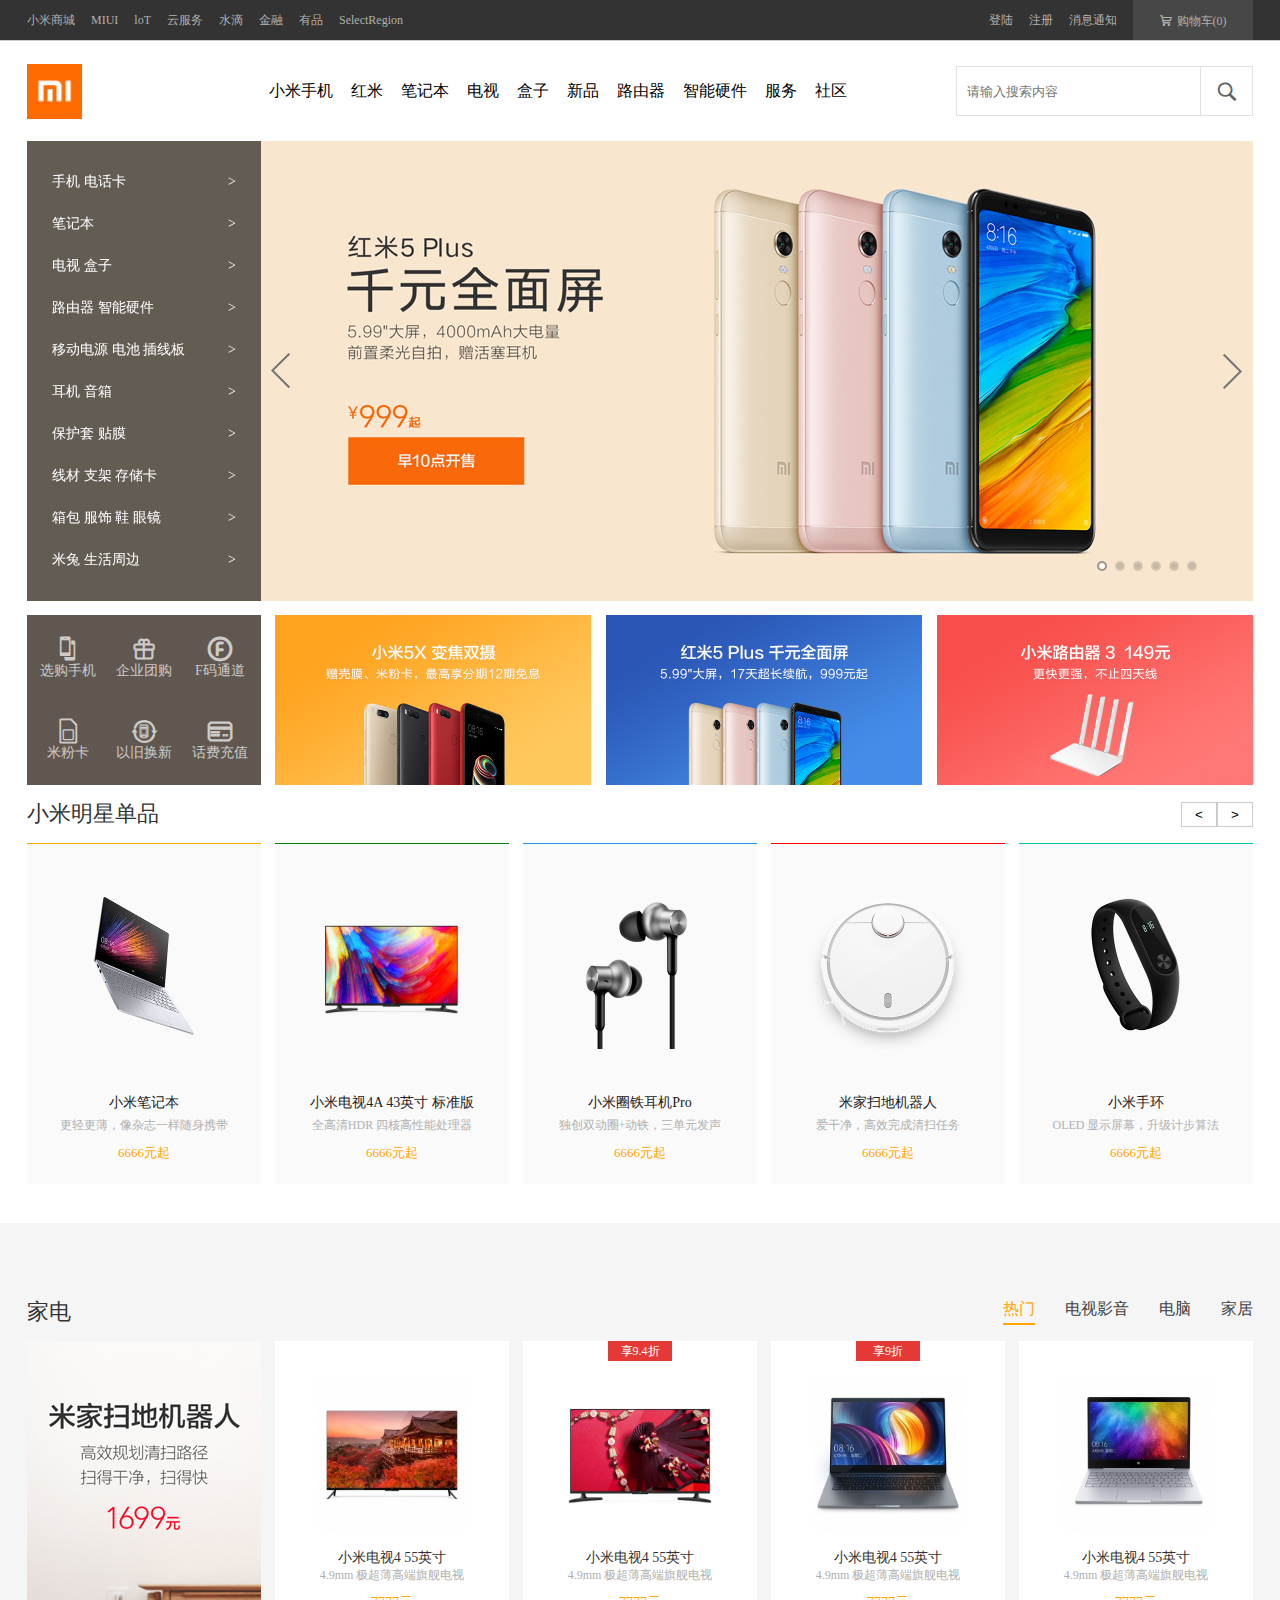
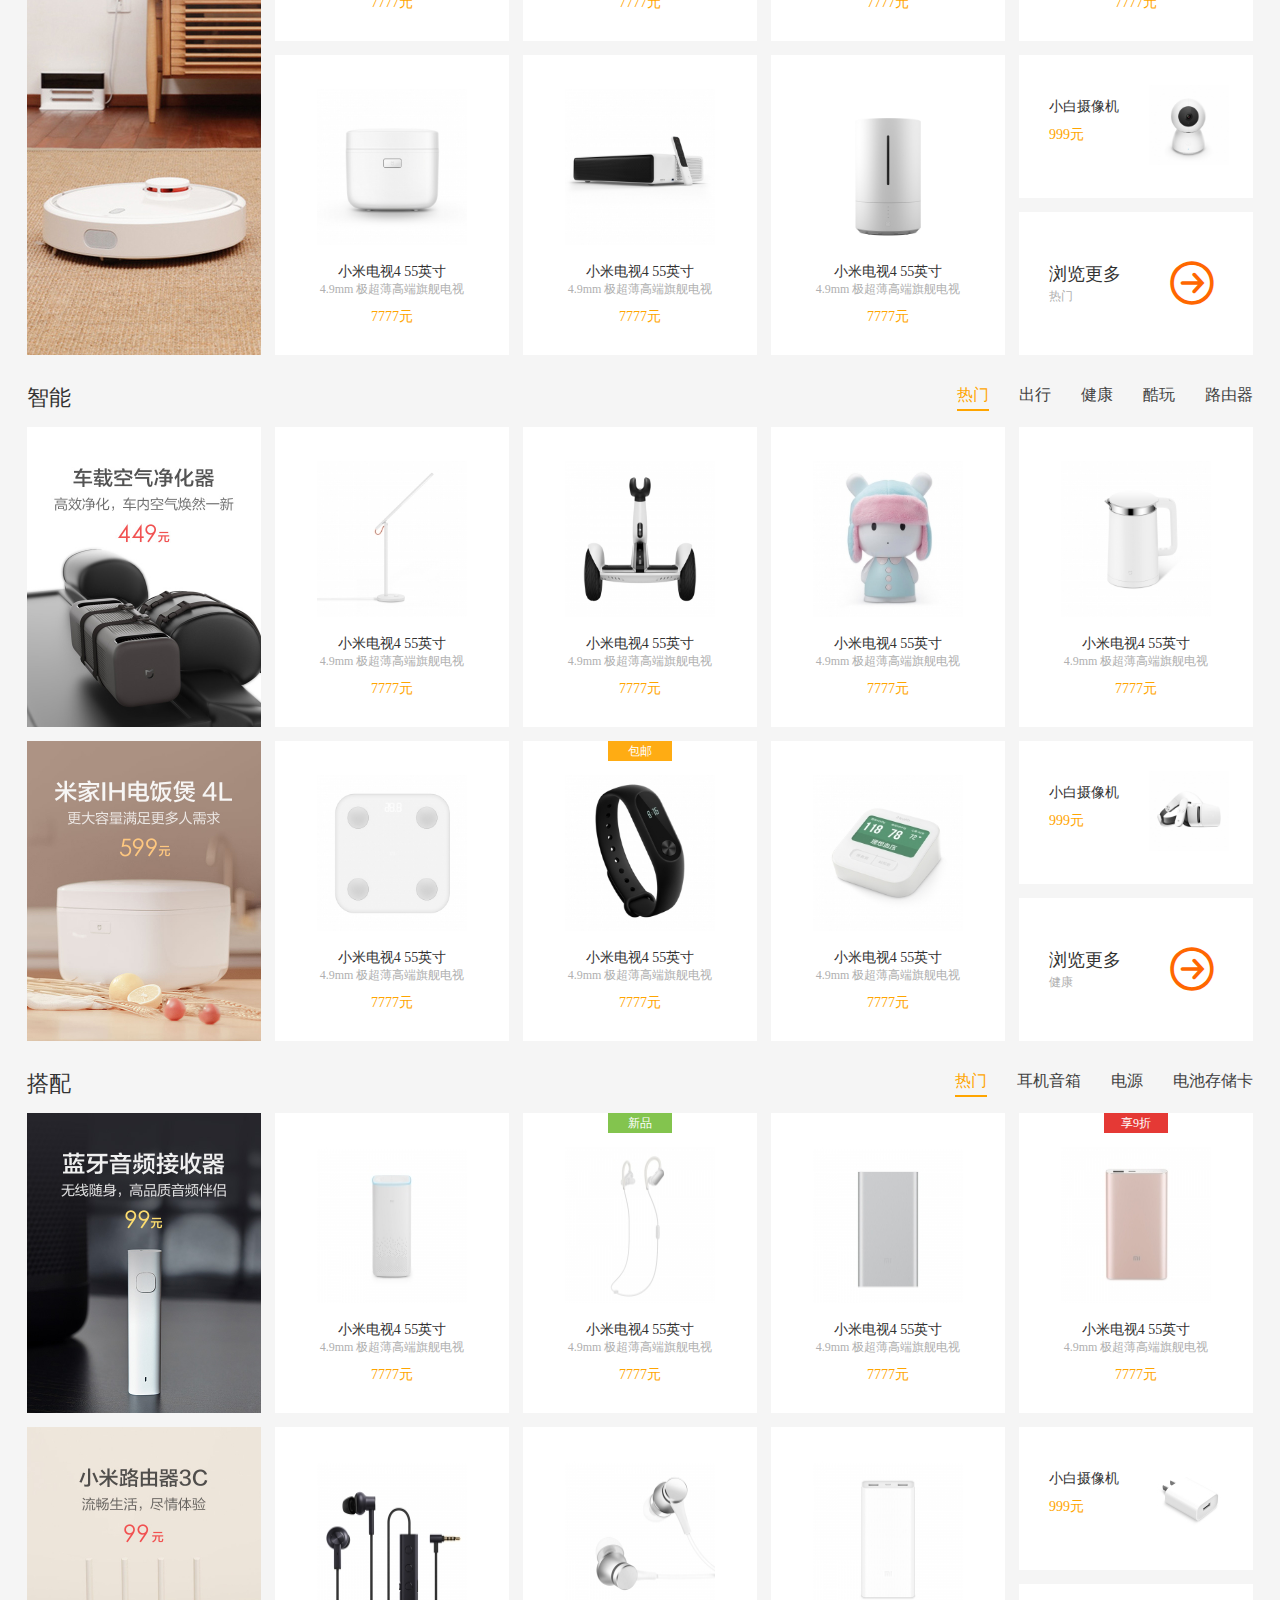
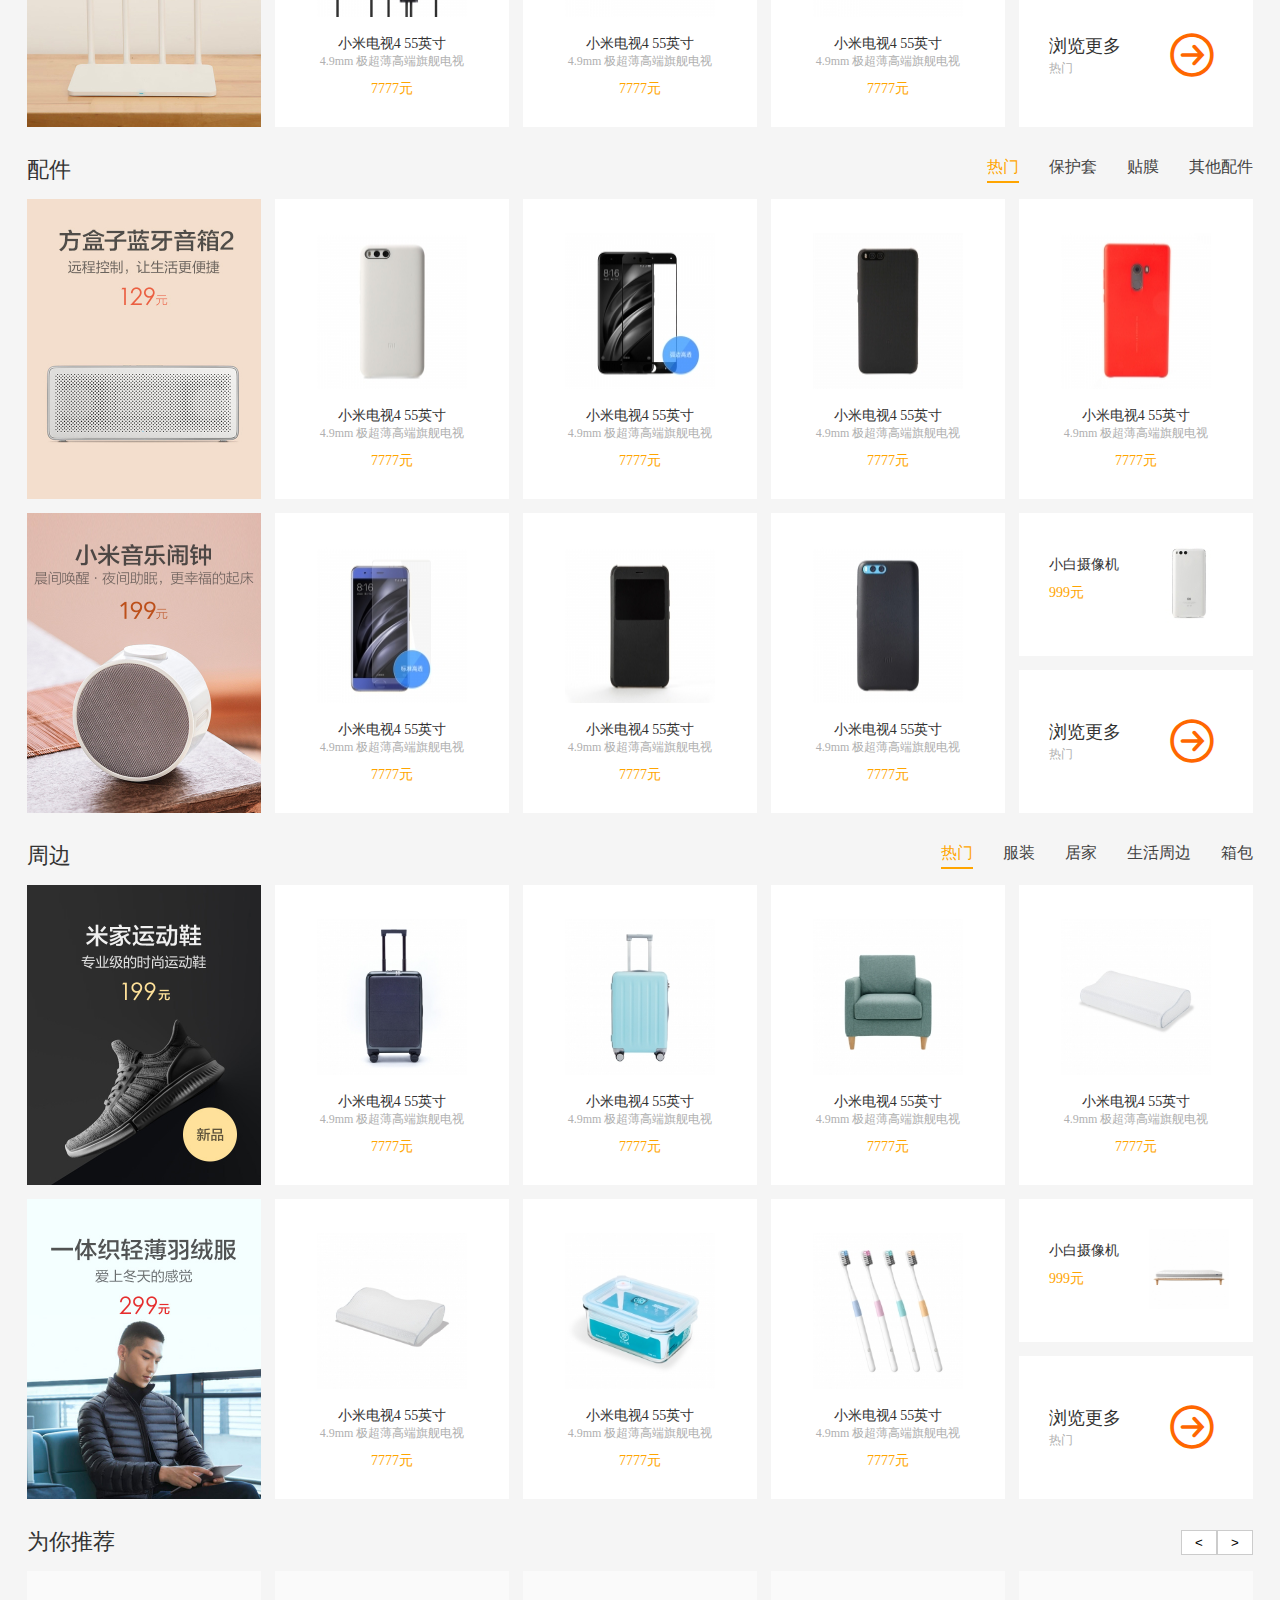
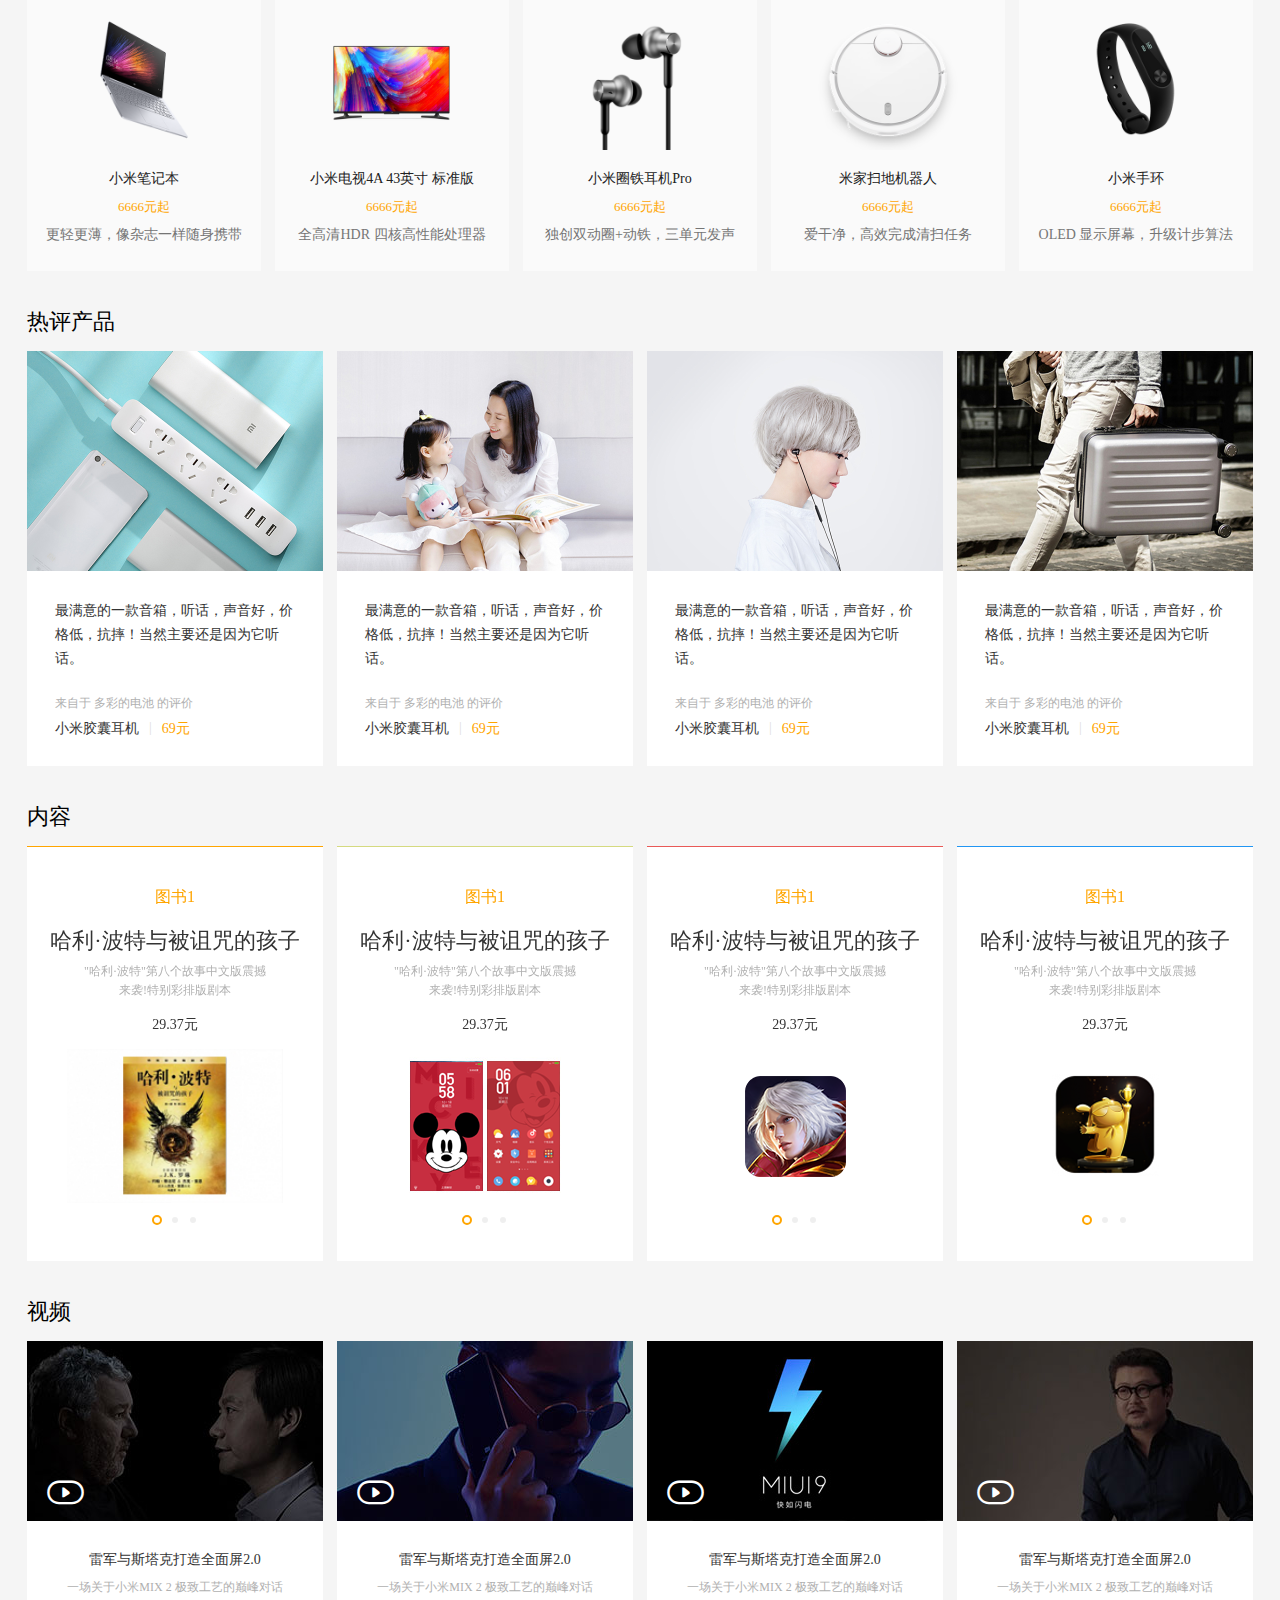
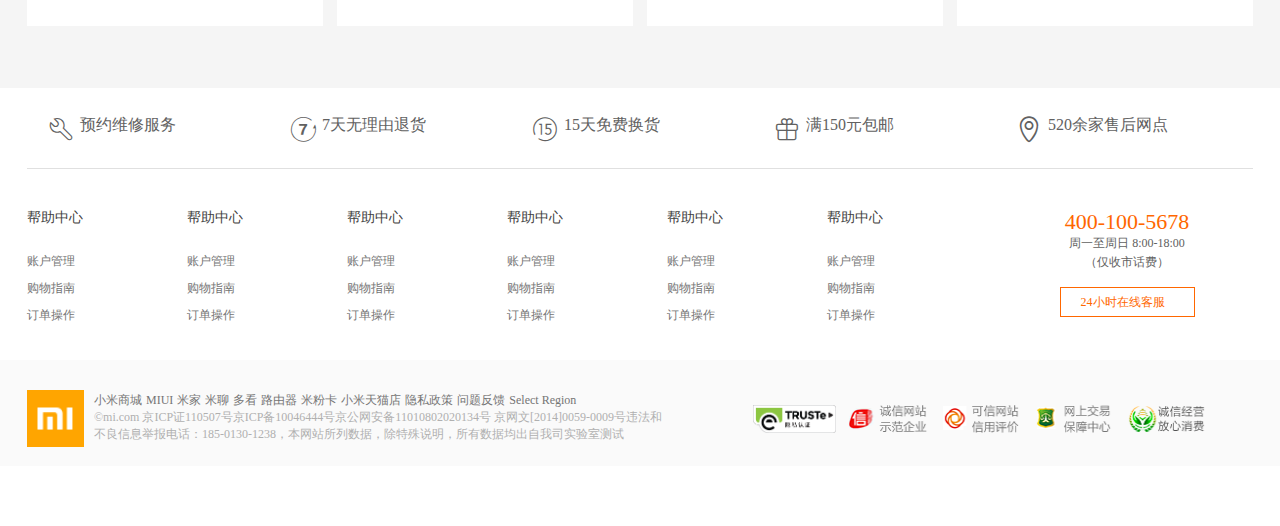
<file: index.html>
<!DOCTYPE html>
<html lang="en">
<head>
	<meta charset="UTF-8">
	<title>小米</title>
	<link rel="icon" href="img/logo.ico" type="image/x-icon">
	<link rel="stylesheet" type="text/css" href="css/base.css">
	<link rel="stylesheet" href="css/index.css">
	<link rel="stylesheet" href="css/iconfont.css">
	<link rel="stylesheet" href="css/swiper.min.css">

</head>
<body>
	<!-- 头部开始 -->
	<div class="head">
		<div class="head-neikuan">
			<div class="head-left">
				<a href="" class="head-wenzi">小米商城</a>
				<a href="" class="head-wenzi">MIUI</a>
				<a href="" class="head-wenzi">loT</a>
				<a href="" class="head-wenzi">云服务</a>
				<a href="" class="head-wenzi">水滴</a>
				<a href="" class="head-wenzi">金融</a>
				<a href="" class="head-wenzi">有品</a>
				<a href="" class="head-wenzi">SelectRegion</a>
			</div>

			<div class="head-right">
				<a href="" class="head-wenzi">登陆</a>
				<a href="" class="head-wenzi">注册</a>
				<a href="" class="head-wenzi">消息通知</a>

				<div class="car">
					<span class="iconfont icon-cart head-car">购物车(0)</span>
				</div>
			</div>

		</div>
	</div>
	<!-- 头部结束 -->

	<!-- 导航开始 -->
	<div class="nav">
		<div class="nav-left">
			<img src="img/left-logo.png" alt="">	
		</div>
		<div class="nav-center">
			<span class="nav-wenzi">小米手机</span>
			<span class="nav-wenzi">红米</span>
			<span class="nav-wenzi">笔记本</span>
			<span class="nav-wenzi">电视</span>
			<span class="nav-wenzi">盒子</span>
			<span class="nav-wenzi">新品</span>
			<span class="nav-wenzi">路由器</span>
			<span class="nav-wenzi">智能硬件</span>
			<span class="nav-wenzi">服务</span>
			<span class="nav-wenzi">社区</span>
		</div>

		<div class="nav-right">
			<div class="nav-search">
				<input type="text" placeholder="请输入搜索内容">
			</div>

			<div class="nav-btn">
				<input type="submit" class="iconfont  " value="&#xe64f;">
			</div>
		</div>
	</div>
	<!-- 导航结束 -->
	
	<!-- banner开始 -->
	
	<div class="banner swiper-container" id="swiper1">
		
		<div class="banner-img swiper-wrapper">
			<div class=" swiper-slide">
				<img src="img/b1.jpg" alt="">
			</div>
			<div class=" swiper-slide">
				<img src="img/b2.jpg" alt="">
			</div>
			<div class=" swiper-slide">
				<img src="img/b3.jpg" alt="">
			</div>
			<div class=" swiper-slide">
				<img src="img/b4.jpg" alt="">
			</div>
			<div class=" swiper-slide">
				<img src="img/b5.jpg" alt="">
			</div>
			<div class=" swiper-slide">
				<img src="img/b3.jpg" alt="">
			</div>
		</div>
		
		<div class="banner-left swiper-button-prev iconfont icon-zuoyoujiantou">
			<!-- <a href="">
				<span class=" banner-left"></span>
			</a> -->
		</div>
		<div class="banner-right swiper-button-next iconfont icon-zuoyoujiantou2">
			<!-- <a href="">
				<span class=" banner-right"></span>
			</a> -->
		</div>
		
		<div class="banner-dian swiper-pagination ">
			
		</div>

		<ul class="banner-nav">
			<li>
				<a href="">
					<span>手机 电话卡</span>
					<span class="banner-nav-jiantou">&gt</span>
				</a>
			</li>

			<li>
				<a href="">
					<span>笔记本</span>
					<span class="banner-nav-jiantou">&gt</span>
				</a>
			</li>

			<li>
				<a href="">
					<span>电视 盒子</span>
					<span class="banner-nav-jiantou">&gt</span>
				</a>
			</li>

			<li>
				<a href="">
					<span>路由器 智能硬件</span>
					<span class="banner-nav-jiantou">&gt</span>
				</a>
			</li>

			<li>
				<a href="">
					<span>移动电源 电池 插线板</span>
					<span class="banner-nav-jiantou">&gt</span>
				</a>
			</li>

			<li>
				<a href="">
					<span>耳机 音箱</span>
					<span class="banner-nav-jiantou">&gt</span>
				</a>
			</li>

			<li>
				<a href="">
					<span>保护套 贴膜</span>
					<span class="banner-nav-jiantou">&gt</span>
				</a>
			</li>

			<li>
				<a href="">
					<span>线材 支架 存储卡</span>
					<span class="banner-nav-jiantou">&gt</span>
				</a>
			</li>

			<li>
				<a href="">
					<span>箱包 服饰 鞋 眼镜</span>
					<span class="banner-nav-jiantou">&gt</span>
				</a>
			</li>

			<li>
				<a href="">
					<span>米兔 生活周边</span>
					<span class="banner-nav-jiantou">&gt</span>
				</a>
			</li>

			
		</ul>

	</div>

	<!-- banner结束 -->
	<!-- banner下列表开始 -->

	<ul class="bannerList">
		
		<li>

			<div class="banner-icon">
				<a href="https://www.mi.com/compare" >
					<span class="iconfont icon-xuangoushouji banner-shouji"></span>
					<span class="banner-shouji1">选购手机</span>
				</a>
			</div>

			<div class="banner-icon">
				<a href="https://www.mi.com/compare">
					<span class="iconfont icon-buchongiconsvg05 banner-shouji"></span>
					<span class="banner-shouji1">企业团购</span>
				</a>
			</div>

			<div class="banner-icon">
				<a href="https://www.mi.com/compare">
					<span class="iconfont icon-fma banner-shouji"></span>
					<span class="banner-shouji1">F码通道</span>
				</a>
			</div>

			<div class="banner-icon">
				<a href="https://www.mi.com/compare">
					<span class="iconfont icon-SIMqia banner-shouji"></span>
					<span class="banner-shouji1">米粉卡</span>
				</a>
			</div>

			<div class="banner-icon">
				<a href="https://www.mi.com/compare">
					<span class="iconfont icon-yijiuhuanxin banner-shouji"></span>
					<span class="banner-shouji1">以旧换新</span>
				</a>
			</div>

			<div class="banner-icon">
				<a href="https://www.mi.com/compare">
					<span class="iconfont icon-huafeichongzhi banner-shouji"></span>
					<span class="banner-shouji1">话费充值</span>
				</a>
			</div>


		</li>
		<li><img src="img/1.jpg" alt=""></li>
		<li><img src="img/2.jpg" alt=""></li>
		<li><img src="img/3.jpg" alt=""></li>
		

	</ul>

	<!-- banner下列表结束 -->

	<!-- 单品开始 -->
	<div class="danpin">
		<div class="danpin-top">
			<h1 class="danpin-title">小米明星单品</h1>
			<div class="danpin-jiantou">
				<button>&lt;</button>
				<button>&gt;</button>
			</div>
		</div>

		<div class="danpin-bottom">
			
			<div class="danpin-item">
				
				<div class="danpin-item1"><img src="img/diannao.jpg" alt=""></div>
				<a href="" class="danpin-item2">小米笔记本</a>
				<span class="danpin-item3">更轻更薄，像杂志一样随身携带</span>
				<span class="danpin-item4">6666元起</span>
			</div>

			<div class="danpin-item">
				
				<div class="danpin-item1"><img src="img/dianshi.png" alt=""></div>
				<a href="" class="danpin-item2">小米电视4A 43英寸 标准版</a>
				<span class="danpin-item3">全高清HDR 四核高性能处理器</span>
				<span class="danpin-item4">6666元起</span>
			</div>

			<div class="danpin-item">
				
				<div class="danpin-item1"><img src="img/erji.png" alt=""></div>
				<a href="" class="danpin-item2">小米圈铁耳机Pro</a>
				<span class="danpin-item3">独创双动圈+动铁，三单元发声</span>
				<span class="danpin-item4">6666元起</span>
			</div>

			<div class="danpin-item">
				
				<div class="danpin-item1"><img src="img/saodi.png" alt=""></div>
				<a href="" class="danpin-item2">米家扫地机器人</a>
				<span class="danpin-item3">爱干净，高效完成清扫任务</span>
				<span class="danpin-item4">6666元起</span>
			</div>

			<div class="danpin-item">
				
				<div class="danpin-item1"><img src="img/shouhuan.png" alt=""></div>
				<a href="" class="danpin-item2">小米手环</a>
				<span class="danpin-item3">OLED 显示屏幕，升级计步算法</span>
				<span class="danpin-item4">6666元起</span>
			</div>

			
		</div>

	</div>
	<!-- 单品结束 -->
	
	<!-- 分类模块开始 -->
	
	<div id="box">
		<div class="jiadian">
			<div class="jiadian-top">
				<h2>家电</h2>
				<div class="jiadian-select">
					<span class="jiadian-select-active">热门</span>
					<span class="jiaidan-select-hover1">电视影音</span>
					<span class="jiaidan-select-hover1">电脑</span>
					<span class="jiaidan-select-hover1">家居</span>
				</div>
			</div>

			<div class="jiadian-bottom">
				<div class="jiadian-left">
					<img src="img/jiadianzuo1.jpg" alt="">
				</div>

				<ul class="jiadian-right">


					<li class="jiadian-item">
						
						<a href="" class="jiadian-item1"><img src="img/jiadian1.jpg" alt=""></a>
						<a href="" class="jiadian-item2">
							小米电视4 55英寸
						</a>
						<p class="jiadian-item3">4.9mm 极超薄高端旗舰电视</p>
						<span class="jiadian-item4">7777元</span>
						<div class="jiadian-item-tan">
							<p class="jiadian-huifu jiadian-huifu2 ">挺好的,很薄啊.来作诗一首</p>
							<p class="jiadian-huifu jiadian-huifu1">来自 我是刷单的 评价</p>

						</div>

					</li>
					<li class="jiadian-item">
						<div class="jiadian-dazhe">享9.4折</div>
											

						<a href="" class="jiadian-item1"><img src="img/jiadian2.png" alt=""></a>
						<a href="" class="jiadian-item2">
							小米电视4 55英寸
						</a>
						<p class="jiadian-item3">4.9mm 极超薄高端旗舰电视</p>
						<span class="jiadian-item4">7777元</span>
						<div class="jiadian-item-tan">
							<p class="jiadian-huifu jiadian-huifu2 ">挺好的,很薄啊.来作诗一首</p>
							<p class="jiadian-huifu jiadian-huifu1">来自 我是刷单的 评价</p>

						</div>

					</li>
					<li class="jiadian-item">
						<div class="jiadian-dazhe">享9折</div>
											

						<a href="" class="jiadian-item1"><img src="img/jiadian3.jpg" alt=""></a>
						<a href="" class="jiadian-item2">
							小米电视4 55英寸
						</a>
						<p class="jiadian-item3">4.9mm 极超薄高端旗舰电视</p>
						<span class="jiadian-item4">7777元</span>
						<div class="jiadian-item-tan">
							<p class="jiadian-huifu jiadian-huifu2 ">挺好的,很薄啊.来作诗一首</p>
							<p class="jiadian-huifu jiadian-huifu1">来自 我是刷单的 评价</p>

						</div>

					</li>
					<li class="jiadian-item">
						<a href="" class="jiadian-item1"><img src="img/jiadian4.jpg" alt=""></a>
						<a href="" class="jiadian-item2">
							小米电视4 55英寸
						</a>
						<p class="jiadian-item3">4.9mm 极超薄高端旗舰电视</p>
						<span class="jiadian-item4">7777元</span>
						<div class="jiadian-item-tan">
							<p class="jiadian-huifu jiadian-huifu2 ">挺好的,很薄啊.来作诗一首</p>
							<p class="jiadian-huifu jiadian-huifu1">来自 我是刷单的 评价</p>

						</div>

					</li>
					<li class="jiadian-item">
						<a href="" class="jiadian-item1"><img src="img/jiadian5.jpg" alt=""></a>
						<a href="" class="jiadian-item2">
							小米电视4 55英寸
						</a>
						<p class="jiadian-item3">4.9mm 极超薄高端旗舰电视</p>
						<span class="jiadian-item4">7777元</span>
						<div class="jiadian-item-tan">
							<p class="jiadian-huifu jiadian-huifu2 ">挺好的,很薄啊.来作诗一首</p>
							<p class="jiadian-huifu jiadian-huifu1">来自 我是刷单的 评价</p>

						</div>

					</li>
					<li class="jiadian-item">
						<a href="" class="jiadian-item1"><img src="img/jiadian6.jpg" alt=""></a>
						<a href="" class="jiadian-item2">
							小米电视4 55英寸
						</a>
						<p class="jiadian-item3">4.9mm 极超薄高端旗舰电视</p>
						<span class="jiadian-item4">7777元</span>
						<div class="jiadian-item-tan">
							<p class="jiadian-huifu jiadian-huifu2 ">挺好的,很薄啊.来作诗一首</p>
							<p class="jiadian-huifu jiadian-huifu1">来自 我是刷单的 评价</p>

						</div>

					</li>
					<li class="jiadian-item">
						<a href="" class="jiadian-item1"><img src="img/jiadian7.jpg" alt=""></a>
						<a href="" class="jiadian-item2">
							小米电视4 55英寸
						</a>
						<p class="jiadian-item3">4.9mm 极超薄高端旗舰电视</p>
						<span class="jiadian-item4">7777元</span>
						<div class="jiadian-item-tan">
							<p class="jiadian-huifu jiadian-huifu2 ">挺好的,很薄啊.来作诗一首</p>
							<p class="jiadian-huifu jiadian-huifu1">来自 我是刷单的 评价</p>

						</div>

					</li>
					
					<li class="jiadian-item-s">
						<div class="jiadian-wenzi">
							<span class="jiadian-item2">小白摄像机</span>
						<span class="jiadian-item4">
							999元
						</span>
						</div>
						<a href="" class="jiadian-img">
							<img src="img/jiadian8.jpg" alt="">
						</a>
						
					</li>
					<li class="jiadian-item-s">
						<div class="jiadian-wenzi">
							<span class="jiadian-item2 jiadian-item5">浏览更多</span>
							
							<span class="jiadian-item6">
							热门
							</span>

						</div>

						<div class="jiadian-icon">
							<a href="">
								<span class="iconfont icon-jiantou-top-copy-copy jiadian-jiantou"></span>
							</a>
						</div>
					</li>
				</ul>

			</div>
		</div>

		<div class="jiadian zhineng">
			<div class="jiadian-top">
				<h2>智能</h2>
				<div class="jiadian-select">
					<span class="jiadian-select-active">热门</span>
					<span class="jiaidan-select-hover1">出行</span>
					<span class="jiaidan-select-hover1">健康</span>
					<span class="jiaidan-select-hover1">酷玩</span>
					<span class="jiaidan-select-hover1">路由器</span>

				</div>
			</div>

			<div class="jiadian-bottom">
				<li class="jiadian-item zhineng1">
					<img src="img/jinghua.jpg" alt="">
				</li>
				<li class="jiadian-item">
					<a href="" class="jiadian-item1"><img src="img/zhineng1.jpg" alt=""></a>
					<a href="" class="jiadian-item2">
						小米电视4 55英寸
					</a>
					<p class="jiadian-item3">4.9mm 极超薄高端旗舰电视</p>
					<span class="jiadian-item4">7777元</span>
					<div class="jiadian-item-tan">
							<p class="jiadian-huifu jiadian-huifu2 ">挺好的,很薄啊.来作诗一首</p>
							<p class="jiadian-huifu jiadian-huifu1">来自 我是刷单的 评价</p>

						</div>

				</li>
				<li class="jiadian-item">
					<a href="" class="jiadian-item1"><img src="img/zhineng2.png" alt=""></a>
					<a href="" class="jiadian-item2">
						小米电视4 55英寸
					</a>
					<p class="jiadian-item3">4.9mm 极超薄高端旗舰电视</p>
					<span class="jiadian-item4">7777元</span>
					<div class="jiadian-item-tan">
							<p class="jiadian-huifu jiadian-huifu2 ">挺好的,很薄啊.来作诗一首</p>
							<p class="jiadian-huifu jiadian-huifu1">来自 我是刷单的 评价</p>

						</div>

				</li>

				<li class="jiadian-item">
					<a href="" class="jiadian-item1"><img src="img/zhineng3.jpg" alt=""></a>
					<a href="" class="jiadian-item2">
						小米电视4 55英寸
					</a>
					<p class="jiadian-item3">4.9mm 极超薄高端旗舰电视</p>
					<span class="jiadian-item4">7777元</span>
					<div class="jiadian-item-tan">
							<p class="jiadian-huifu jiadian-huifu2 ">挺好的,很薄啊.来作诗一首</p>
							<p class="jiadian-huifu jiadian-huifu1">来自 我是刷单的 评价</p>

						</div>

				</li>
				<li class="jiadian-item">
					<a href="" class="jiadian-item1"><img src="img/zhineng4.jpg" alt=""></a>
					<a href="" class="jiadian-item2">
						小米电视4 55英寸
					</a>
					<p class="jiadian-item3">4.9mm 极超薄高端旗舰电视</p>
					<span class="jiadian-item4">7777元</span>
					<div class="jiadian-item-tan">
							<p class="jiadian-huifu jiadian-huifu2 ">挺好的,很薄啊.来作诗一首</p>
							<p class="jiadian-huifu jiadian-huifu1">来自 我是刷单的 评价</p>

						</div>

				</li>
				<li class="jiadian-item">
					<img src="img/dianfan.jpg" alt="">
				</li>
				<li class="jiadian-item">
					<a href="" class="jiadian-item1"><img src="img/zhineng5.jpg" alt=""></a>
					<a href="" class="jiadian-item2">
						小米电视4 55英寸
					</a>
					<p class="jiadian-item3">4.9mm 极超薄高端旗舰电视</p>
					<span class="jiadian-item4">7777元</span>
					<div class="jiadian-item-tan">
							<p class="jiadian-huifu jiadian-huifu2 ">挺好的,很薄啊.来作诗一首</p>
							<p class="jiadian-huifu jiadian-huifu1">来自 我是刷单的 评价</p>

						</div>

				</li>
				<li class="jiadian-item">
					<div class="jiadian-dazhe1">包邮</div>
											

					<a href="" class="jiadian-item1"><img src="img/zhineng6.jpg" alt=""></a>
					<a href="" class="jiadian-item2">
						小米电视4 55英寸
					</a>
					<p class="jiadian-item3">4.9mm 极超薄高端旗舰电视</p>
					<span class="jiadian-item4">7777元</span>
					<div class="jiadian-item-tan">
							<p class="jiadian-huifu jiadian-huifu2 ">挺好的,很薄啊.来作诗一首</p>
							<p class="jiadian-huifu jiadian-huifu1">来自 我是刷单的 评价</p>

						</div>

				</li>
				<li class="jiadian-item">
					<a href="" class="jiadian-item1"><img src="img/zhineng7.jpg" alt=""></a>
					<a href="" class="jiadian-item2">
						小米电视4 55英寸
					</a>
					<p class="jiadian-item3">4.9mm 极超薄高端旗舰电视</p>
					<span class="jiadian-item4">7777元</span>
					<div class="jiadian-item-tan">
							<p class="jiadian-huifu jiadian-huifu2 ">挺好的,很薄啊.来作诗一首</p>
							<p class="jiadian-huifu jiadian-huifu1">来自 我是刷单的 评价</p>

						</div>

				</li>
				
				<li class="jiadian-item-s">
					<div class="jiadian-wenzi">
						<span class="jiadian-item2">小白摄像机</span>
						<span class="jiadian-item4">
							999元
						</span>
					</div>
					<a href="" class="jiadian-img">
						<img src="img/zhineng8.jpg" alt="">
					</a>
					
				</li>
				<li class="jiadian-item-s">
					<div class="jiadian-wenzi">
						<span class="jiadian-item2 jiadian-item5">浏览更多</span>
						
						<span class="jiadian-item6">
						健康
						</span>

					</div>

					<div class="jiadian-icon">
						<a href="">
							<span class="iconfont icon-jiantou-top-copy-copy jiadian-jiantou"></span>
						</a>
					</div>
				</li>
			</div>
		</div>

		<div class="jiadian zhineng">
			<div class="jiadian-top">
				<h2>搭配</h2>
				<div class="jiadian-select">
					<span class="jiadian-select-active">热门</span>
					<span class="jiaidan-select-hover1">耳机音箱</span>
					<span class="jiaidan-select-hover1">电源</span>
					<span class="jiaidan-select-hover1">电池存储卡</span>

				</div>
			</div>

			<div class="jiadian-bottom">
				<li class="jiadian-item zhineng1">
					<img src="img/dapei1.jpg" alt="">
				</li>
				<li class="jiadian-item">
					<a href="" class="jiadian-item1"><img src="img/dapei2.jpg" alt=""></a>
					<a href="" class="jiadian-item2">
						小米电视4 55英寸
					</a>
					<p class="jiadian-item3">4.9mm 极超薄高端旗舰电视</p>
					<span class="jiadian-item4">7777元</span>
					<div class="jiadian-item-tan">
							<p class="jiadian-huifu jiadian-huifu2 ">挺好的,很薄啊.来作诗一首</p>
							<p class="jiadian-huifu jiadian-huifu1">来自 我是刷单的 评价</p>

						</div>

				</li>
				<li class="jiadian-item">
					<div class="jiadian-dazhe2">新品</div>
						
					<a href="" class="jiadian-item1"><img src="img/dapei3.jpg" alt=""></a>
					<a href="" class="jiadian-item2">
						小米电视4 55英寸
					</a>
					<p class="jiadian-item3">4.9mm 极超薄高端旗舰电视</p>
					<span class="jiadian-item4">7777元</span>
					<div class="jiadian-item-tan">
							<p class="jiadian-huifu jiadian-huifu2 ">挺好的,很薄啊.来作诗一首</p>
							<p class="jiadian-huifu jiadian-huifu1">来自 我是刷单的 评价</p>

						</div>

				</li>

				<li class="jiadian-item">
					<a href="" class="jiadian-item1"><img src="img/dapei4.jpg" alt=""></a>
					<a href="" class="jiadian-item2">
						小米电视4 55英寸
					</a>
					<p class="jiadian-item3">4.9mm 极超薄高端旗舰电视</p>
					<span class="jiadian-item4">7777元</span>
					<div class="jiadian-item-tan">
							<p class="jiadian-huifu jiadian-huifu2 ">挺好的,很薄啊.来作诗一首</p>
							<p class="jiadian-huifu jiadian-huifu1">来自 我是刷单的 评价</p>

						</div>

				</li>
				<li class="jiadian-item">
					<div class="jiadian-dazhe3">享9折</div>
						
					<a href="" class="jiadian-item1"><img src="img/dapei5.jpg" alt=""></a>
					<a href="" class="jiadian-item2">
						小米电视4 55英寸
					</a>
					<p class="jiadian-item3">4.9mm 极超薄高端旗舰电视</p>
					<span class="jiadian-item4">7777元</span>
					<div class="jiadian-item-tan">
							<p class="jiadian-huifu jiadian-huifu2 ">挺好的,很薄啊.来作诗一首</p>
							<p class="jiadian-huifu jiadian-huifu1">来自 我是刷单的 评价</p>

						</div>

				</li>
				<li class="jiadian-item">
					<img src="img/dapei6.jpg" alt="">
				</li>
				<li class="jiadian-item">
					<a href="" class="jiadian-item1"><img src="img/dapei7.jpg" alt=""></a>
					<a href="" class="jiadian-item2">
						小米电视4 55英寸
					</a>
					<p class="jiadian-item3">4.9mm 极超薄高端旗舰电视</p>
					<span class="jiadian-item4">7777元</span>
					<div class="jiadian-item-tan">
							<p class="jiadian-huifu jiadian-huifu2 ">挺好的,很薄啊.来作诗一首</p>
							<p class="jiadian-huifu jiadian-huifu1">来自 我是刷单的 评价</p>

						</div>

				</li>
				<li class="jiadian-item">
					<a href="" class="jiadian-item1"><img src="img/dapei8.jpg" alt=""></a>
					<a href="" class="jiadian-item2">
						小米电视4 55英寸
					</a>
					<p class="jiadian-item3">4.9mm 极超薄高端旗舰电视</p>
					<span class="jiadian-item4">7777元</span>
					<div class="jiadian-item-tan">
							<p class="jiadian-huifu jiadian-huifu2 ">挺好的,很薄啊.来作诗一首</p>
							<p class="jiadian-huifu jiadian-huifu1">来自 我是刷单的 评价</p>

						</div>

				</li>
				<li class="jiadian-item">
					<a href="" class="jiadian-item1"><img src="img/dapei9.jpg" alt=""></a>
					<a href="" class="jiadian-item2">
						小米电视4 55英寸
					</a>
					<p class="jiadian-item3">4.9mm 极超薄高端旗舰电视</p>
					<span class="jiadian-item4">7777元</span>
					<div class="jiadian-item-tan">
							<p class="jiadian-huifu jiadian-huifu2 ">挺好的,很薄啊.来作诗一首</p>
							<p class="jiadian-huifu jiadian-huifu1">来自 我是刷单的 评价</p>

						</div>

				</li>
				
				<li class="jiadian-item-s">
					<div class="jiadian-wenzi">
						<span class="jiadian-item2">小白摄像机</span>
					<span class="jiadian-item4">
						999元
					</span>
					</div>
					<a href="" class="jiadian-img">
						<img src="img/dapei10.jpg
						" alt="">
					</a>
					
				</li>
				<li class="jiadian-item-s">
						<div class="jiadian-wenzi">
							<span class="jiadian-item2 jiadian-item5">浏览更多</span>
							
							<span class="jiadian-item6">
							热门
							</span>

						</div>

						<div class="jiadian-icon">
							<a href="">
								<span class="iconfont icon-jiantou-top-copy-copy jiadian-jiantou"></span>
							</a>
						</div>
					</li>
			</div>
		</div>

		<div class="jiadian zhineng">
			<div class="jiadian-top">
				<h2>配件</h2>
				<div class="jiadian-select">
					<span class="jiadian-select-active">热门</span>
					<span class="jiaidan-select-hover1">保护套</span>
					<span class="jiaidan-select-hover1">贴膜</span>
					<span class="jiaidan-select-hover1">其他配件</span>

				</div>
			</div>

			<div class="jiadian-bottom">
				<li class="jiadian-item zhineng1">
					<img src="img/peijian1.jpg" alt="">
				</li>
				<li class="jiadian-item">
					<a href="" class="jiadian-item1"><img src="img/peijian2.jpg" alt=""></a>
					<a href="" class="jiadian-item2">
						小米电视4 55英寸
					</a>
					<p class="jiadian-item3">4.9mm 极超薄高端旗舰电视</p>
					<span class="jiadian-item4">7777元</span>
					<div class="jiadian-item-tan">
							<p class="jiadian-huifu jiadian-huifu2 ">挺好的,很薄啊.来作诗一首</p>
							<p class="jiadian-huifu jiadian-huifu1">来自 我是刷单的 评价</p>

						</div>

				</li>
				<li class="jiadian-item">
					<a href="" class="jiadian-item1"><img src="img/peijian3.jpg" alt=""></a>
					<a href="" class="jiadian-item2">
						小米电视4 55英寸
					</a>
					<p class="jiadian-item3">4.9mm 极超薄高端旗舰电视</p>
					<span class="jiadian-item4">7777元</span>
					<div class="jiadian-item-tan">
							<p class="jiadian-huifu jiadian-huifu2 ">挺好的,很薄啊.来作诗一首</p>
							<p class="jiadian-huifu jiadian-huifu1">来自 我是刷单的 评价</p>

						</div>

				</li>

				<li class="jiadian-item">
					<a href="" class="jiadian-item1"><img src="img/peijian4.jpg" alt=""></a>
					<a href="" class="jiadian-item2">
						小米电视4 55英寸
					</a>
					<p class="jiadian-item3">4.9mm 极超薄高端旗舰电视</p>
					<span class="jiadian-item4">7777元</span>
					<div class="jiadian-item-tan">
							<p class="jiadian-huifu jiadian-huifu2 ">挺好的,很薄啊.来作诗一首</p>
							<p class="jiadian-huifu jiadian-huifu1">来自 我是刷单的 评价</p>

						</div>

				</li>
				<li class="jiadian-item">
					<a href="" class="jiadian-item1"><img src="img/peijian5.jpg" alt=""></a>
					<a href="" class="jiadian-item2">
						小米电视4 55英寸
					</a>
					<p class="jiadian-item3">4.9mm 极超薄高端旗舰电视</p>
					<span class="jiadian-item4">7777元</span>
					<div class="jiadian-item-tan">
							<p class="jiadian-huifu jiadian-huifu2 ">挺好的,很薄啊.来作诗一首</p>
							<p class="jiadian-huifu jiadian-huifu1">来自 我是刷单的 评价</p>

						</div>

				</li>
				<li class="jiadian-item">
					<img src="img/peijian6.jpg" alt="">
				</li>
				<li class="jiadian-item">
					<a href="" class="jiadian-item1"><img src="img/peijian7.jpg" alt=""></a>
					<a href="" class="jiadian-item2">
						小米电视4 55英寸
					</a>
					<p class="jiadian-item3">4.9mm 极超薄高端旗舰电视</p>
					<span class="jiadian-item4">7777元</span>
					<div class="jiadian-item-tan">
							<p class="jiadian-huifu jiadian-huifu2 ">挺好的,很薄啊.来作诗一首</p>
							<p class="jiadian-huifu jiadian-huifu1">来自 我是刷单的 评价</p>

						</div>

				</li>
				<li class="jiadian-item">
					<a href="" class="jiadian-item1"><img src="img/peijian8.jpg" alt=""></a>
					<a href="" class="jiadian-item2">
						小米电视4 55英寸
					</a>
					<p class="jiadian-item3">4.9mm 极超薄高端旗舰电视</p>
					<span class="jiadian-item4">7777元</span>
					<div class="jiadian-item-tan">
							<p class="jiadian-huifu jiadian-huifu2 ">挺好的,很薄啊.来作诗一首</p>
							<p class="jiadian-huifu jiadian-huifu1">来自 我是刷单的 评价</p>

						</div>

				</li>
				<li class="jiadian-item">
					<a href="" class="jiadian-item1"><img src="img/peijian9.jpg" alt=""></a>
					<a href="" class="jiadian-item2">
						小米电视4 55英寸
					</a>
					<p class="jiadian-item3">4.9mm 极超薄高端旗舰电视</p>
					<span class="jiadian-item4">7777元</span>
					<div class="jiadian-item-tan">
							<p class="jiadian-huifu jiadian-huifu2 ">挺好的,很薄啊.来作诗一首</p>
							<p class="jiadian-huifu jiadian-huifu1">来自 我是刷单的 评价</p>

						</div>

				</li>
				
				<li class="jiadian-item-s">
					<div class="jiadian-wenzi">
						<span class="jiadian-item2">小白摄像机</span>
					<span class="jiadian-item4">
						999元
					</span>
					</div>
					<a href="" class="jiadian-img">
						<img src="img/peijian10.jpg" alt="">
					</a>
					
				</li>
				<li class="jiadian-item-s">
						<div class="jiadian-wenzi">
							<span class="jiadian-item2 jiadian-item5">浏览更多</span>
							
							<span class="jiadian-item6">
							热门
							</span>

						</div>

						<div class="jiadian-icon">
							<a href="">
								<span class="iconfont icon-jiantou-top-copy-copy jiadian-jiantou"></span>
							</a>
						</div>
					</li>
			</div>
		</div>

		<div class="jiadian zhineng">
			<div class="jiadian-top">
				<h2>周边</h2>
				<div class="jiadian-select">
					<span class="jiadian-select-active">热门</span>
					<span class="jiaidan-select-hover1">服装</span>
					<span class="jiaidan-select-hover1">居家</span>
					<span class="jiaidan-select-hover1">生活周边</span>
					<span class="jiaidan-select-hover1">箱包</span>

				</div>
			</div>

			<div class="jiadian-bottom">
				<li class="jiadian-item zhineng1">
					<img src="img/zhoubian1.jpg" alt="">
				</li>
				<li class="jiadian-item">
					<a href="" class="jiadian-item1"><img src="img/zhoubian2.jpg" alt=""></a>
					<a href="" class="jiadian-item2">
						小米电视4 55英寸
					</a>
					<p class="jiadian-item3">4.9mm 极超薄高端旗舰电视</p>
					<span class="jiadian-item4">7777元</span>
					<div class="jiadian-item-tan">
							<p class="jiadian-huifu jiadian-huifu2 ">挺好的,很薄啊.来作诗一首</p>
							<p class="jiadian-huifu jiadian-huifu1">来自 我是刷单的 评价</p>

						</div>

				</li>
				<li class="jiadian-item">
					<a href="" class="jiadian-item1"><img src="img/zhoubian3.jpg" alt=""></a>
					<a href="" class="jiadian-item2">
						小米电视4 55英寸
					</a>
					<p class="jiadian-item3">4.9mm 极超薄高端旗舰电视</p>
					<span class="jiadian-item4">7777元</span>
					<div class="jiadian-item-tan">
							<p class="jiadian-huifu jiadian-huifu2 ">挺好的,很薄啊.来作诗一首</p>
							<p class="jiadian-huifu jiadian-huifu1">来自 我是刷单的 评价</p>

						</div>

				</li>

				<li class="jiadian-item">
					<a href="" class="jiadian-item1"><img src="img/zhoubian4.jpg" alt=""></a>
					<a href="" class="jiadian-item2">
						小米电视4 55英寸
					</a>
					<p class="jiadian-item3">4.9mm 极超薄高端旗舰电视</p>
					<span class="jiadian-item4">7777元</span>
					<div class="jiadian-item-tan">
							<p class="jiadian-huifu jiadian-huifu2 ">挺好的,很薄啊.来作诗一首</p>
							<p class="jiadian-huifu jiadian-huifu1">来自 我是刷单的 评价</p>

						</div>

				</li>
				<li class="jiadian-item">
					<a href="" class="jiadian-item1"><img src="img/zhoubian5.jpg" alt=""></a>
					<a href="" class="jiadian-item2">
						小米电视4 55英寸
					</a>
					<p class="jiadian-item3">4.9mm 极超薄高端旗舰电视</p>
					<span class="jiadian-item4">7777元</span>
					<div class="jiadian-item-tan">
							<p class="jiadian-huifu jiadian-huifu2 ">挺好的,很薄啊.来作诗一首</p>
							<p class="jiadian-huifu jiadian-huifu1">来自 我是刷单的 评价</p>

						</div>

				</li>
				<li class="jiadian-item">
					<img src="img/zhoubian6.jpg" alt="">
				</li>
				<li class="jiadian-item">
					<a href="" class="jiadian-item1"><img src="img/zhoubian7.jpg" alt=""></a>
					<a href="" class="jiadian-item2">
						小米电视4 55英寸
					</a>
					<p class="jiadian-item3">4.9mm 极超薄高端旗舰电视</p>
					<span class="jiadian-item4">7777元</span>
					<div class="jiadian-item-tan">
							<p class="jiadian-huifu jiadian-huifu2 ">挺好的,很薄啊.来作诗一首</p>
							<p class="jiadian-huifu jiadian-huifu1">来自 我是刷单的 评价</p>

						</div>

				</li>
				<li class="jiadian-item">
					<a href="" class="jiadian-item1"><img src="img/zhoubian8.jpg" alt=""></a>
					<a href="" class="jiadian-item2">
						小米电视4 55英寸
					</a>
					<p class="jiadian-item3">4.9mm 极超薄高端旗舰电视</p>
					<span class="jiadian-item4">7777元</span>
					<div class="jiadian-item-tan">
							<p class="jiadian-huifu jiadian-huifu2 ">挺好的,很薄啊.来作诗一首</p>
							<p class="jiadian-huifu jiadian-huifu1">来自 我是刷单的 评价</p>

						</div>

				</li>
				<li class="jiadian-item">
					<a href="" class="jiadian-item1"><img src="img/zhoubian9.jpg" alt=""></a>
					<a href="" class="jiadian-item2">
						小米电视4 55英寸
					</a>
					<p class="jiadian-item3">4.9mm 极超薄高端旗舰电视</p>
					<span class="jiadian-item4">7777元</span>
					<div class="jiadian-item-tan">
							<p class="jiadian-huifu jiadian-huifu2 ">挺好的,很薄啊.来作诗一首</p>
							<p class="jiadian-huifu jiadian-huifu1">来自 我是刷单的 评价</p>

						</div>

				</li>
				
				<li class="jiadian-item-s">
					<div class="jiadian-wenzi">
						<span class="jiadian-item2">小白摄像机</span>
					<span class="jiadian-item4">
						999元
					</span>
					</div>
					<a href="" class="jiadian-img">
						<img src="img/zhoubian10.jpg" alt="">
					</a>
					
				</li>
				<li class="jiadian-item-s">
						<div class="jiadian-wenzi">
							<span class="jiadian-item2 jiadian-item5">浏览更多</span>
							
							<span class="jiadian-item6">
							热门
							</span>

						</div>

						<div class="jiadian-icon">
							<a href="">
								<span class="iconfont icon-jiantou-top-copy-copy jiadian-jiantou"></span>
							</a>
						</div>
					</li>
			</div>
		</div>
		


		<!-- 推荐开始 -->

		<div class=" tuijian">
			<div class="danpin-top">
				<h1 class="danpin-title">为你推荐</h1>
				<div class="danpin-jiantou">
					<button>&lt;</button>
					<button>&gt;</button>
				</div>
			</div>

			<div class=" tuijian-bottom">
				
				<div class="danpin-item tuijian-item">
					
					<div class="danpin-item1 tuijian-item1"><img src="img/diannao.jpg" alt=""></div>
					<a href="" class="danpin-item2 tuijian-item2">小米笔记本</a>
					<span class="danpin-item4">6666元起</span>
					<span class="danpin-item3 tuijian-item3">更轻更薄，像杂志一样随身携带</span>
					
				</div>

				<div class="danpin-item tuijian-item">
					
					<div class="danpin-item1 tuijian-item1"><img src="img/dianshi.png" alt=""></div>
					<a href="" class="danpin-item2 tuijian-item2">小米电视4A 43英寸 标准版</a>
					<span class="danpin-item4">6666元起</span>
					<span class="danpin-item3 tuijian-item3">全高清HDR 四核高性能处理器</span>
				</div>

				<div class="danpin-item tuijian-item">
					
					<div class="danpin-item1 tuijian-item1"><img src="img/erji.png" alt=""></div>
					<a href="" class="danpin-item2 tuijian-item2">小米圈铁耳机Pro</a>
					<span class="danpin-item4">6666元起</span>
					<span class="danpin-item3 tuijian-item3">独创双动圈+动铁，三单元发声</span>
					
				</div>

				<div class="danpin-item tuijian-item">
					
					<div class="danpin-item1 tuijian-item1"><img src="img/saodi.png" alt=""></div>
					<a href="" class="danpin-item2 tuijian-item2">米家扫地机器人</a>
					<span class="danpin-item4">6666元起</span>
					<span class="danpin-item3 tuijian-item3">爱干净，高效完成清扫任务</span>
					
				</div>

				<div class="danpin-item tuijian-item">
					
					<div class="danpin-item1 tuijian-item1"><img src="img/shouhuan.png" alt=""></div>
					<a href="" class="danpin-item2 tuijian-item2">小米手环</a>
					<span class="danpin-item4">6666元起</span>
					<span class="danpin-item3 tuijian-item3">OLED 显示屏幕，升级计步算法</span>
					
				</div>

				
			</div>

		</div>

		<!-- 推荐结束 -->	

		<!-- 热评产品开始 -->
		<div class="reping">
			<div class="reping-top">
				<h1 class="reping-title">热评产品</h1>
			</div>
			<div class="reping-bottom">
				<div class="reping-item">
					<div class="reping-img"><img src="img/reping1.jpg" alt=""></div>
					<p class="reping-pinglun">
						<a href="" class="reping-pinglun1">最满意的一款音箱，听话，声音好，价格低，抗摔！当然主要还是因为它听话。</a>
					</p>

					<p class="reping-zuozhe">来自于 多彩的电池 的评价</p>
					
					<div class="reping-wupin">
						<a href="" class="reping-mingzi">
							小米胶囊耳机
						</a>
						<span class="reping-tiao">|</span>
						<p class="reping-jiage">69元</p>
					</div>

				</div>
				
				<div class="reping-item reping-item1">
					<div class="reping-img"><img src="img/reping2.jpg" alt=""></div>
					<p class="reping-pinglun">
						<a href="" class="reping-pinglun1">最满意的一款音箱，听话，声音好，价格低，抗摔！当然主要还是因为它听话。</a>
					</p>

					<p class="reping-zuozhe">来自于 多彩的电池 的评价</p>
					
					<div class="reping-wupin">
						<a href="" class="reping-mingzi">
							小米胶囊耳机
						</a>
						<span class="reping-tiao">|</span>
						<p class="reping-jiage">69元</p>
					</div>

				</div>
				
				<div class="reping-item reping-item1">
					<div class="reping-img"><img src="img/reping3.jpg" alt=""></div>
					<p class="reping-pinglun">
						<a href="" class="reping-pinglun1">最满意的一款音箱，听话，声音好，价格低，抗摔！当然主要还是因为它听话。</a>
					</p>

					<p class="reping-zuozhe">来自于 多彩的电池 的评价</p>
					
					<div class="reping-wupin">
						<a href="" class="reping-mingzi">
							小米胶囊耳机
						</a>
						<span class="reping-tiao">|</span>
						<p class="reping-jiage">69元</p>
					</div>

				</div>
				
				<div class="reping-item reping-item1">
					<div class="reping-img"><img src="img/reping4.jpg" alt=""></div>
					<p class="reping-pinglun">
						<a href="" class="reping-pinglun1">最满意的一款音箱，听话，声音好，价格低，抗摔！当然主要还是因为它听话。</a>
					</p>

					<p class="reping-zuozhe">来自于 多彩的电池 的评价</p>
					
					<div class="reping-wupin">
						<a href="" class="reping-mingzi">
							小米胶囊耳机
						</a>
						<span class="reping-tiao">|</span>
						<p class="reping-jiage">69元</p>
					</div>

				</div>
				
				

			</div>

		</div>
		
		<!-- 热评产品结束 -->
		
		<!-- 内容开始 -->
		
		<div class="neirong">
			<div class="neirong-top">
				<h1 class="neirong-title">内容</h1>
			</div>
			<div class="neirong-bottom">
				<div class="neirong-item swiper-container" id="swiper2">
					<div class="swiper-wrapper">
						<div class="swiper-slide">
							<h2 class="neirong-wenzi">图书1</h2>
							<a href="" class="neirong-mingzi">哈利·波特与被诅咒的孩子</a>
							<div class="neirong-kuang">
								<a href="" class="neirong-mingzi1">"哈利·波特"第八个故事中文版震撼来袭!特别彩排版剧本</a>
							</div>
							<a href="" class="neirong-mingzi2">29.37元</a>
							<div class="neirong-img"><img src="img/neirong1.png" alt=""></div>
						</div>
						<div class="swiper-slide">
							<h2 class="neirong-wenzi">图书2</h2>
							
							<a href="" class="neirong-mingzi">哈利·波特与被诅咒的孩子</a>
							<div class="neirong-kuang">
								<a href="" class="neirong-mingzi1">"哈利·波特"第八个故事中文版震撼来袭!特别彩排版剧本</a>
							</div>
							<a href="" class="neirong-mingzi2">29.37元</a>
							<div class="neirong-img"><img src="img/neirong2.png" alt=""></div>
						</div>
						<div class="swiper-slide">
							<h2 class="neirong-wenzi">图书3</h2>
					
							<a href="" class="neirong-mingzi">哈利·波特与被诅咒的孩子</a>
							<div class="neirong-kuang">
								<a href="" class="neirong-mingzi1">"哈利·波特"第八个故事中文版震撼来袭!特别彩排版剧本</a>
							</div>
							<a href="" class="neirong-mingzi2">29.37元</a>
							<div class="neirong-img"><img src="img/neirong3.png" alt=""></div>
						</div>
					</div>
					<div class="neirong-jiantou1 iconfont icon-zuoyoujiantou swiper-button-prev">
					</div>
					
					<div class="neirong-jiantou iconfont icon-zuoyoujiantou2 swiper-button-next ">
					</div>
					<div class="neirong-dian swiper-pagination">
					<div class="yuan yuan1"></div>
					</div>
				</div>

				
				<div class="neirong-item neirong-item2 neirong-item3 swiper-container" id="swiper3">
					<div class="swiper-wrapper">
						<div class="swiper-slide">
							<h2 class="neirong-wenzi">图书1</h2>
							<a href="" class="neirong-mingzi">哈利·波特与被诅咒的孩子</a>
							<div class="neirong-kuang">
								<a href="" class="neirong-mingzi1">"哈利·波特"第八个故事中文版震撼来袭!特别彩排版剧本</a>
							</div>
							<a href="" class="neirong-mingzi2">29.37元</a>
							<div class="neirong-img"><img src="img/neirong2.png" alt=""></div>
						</div>
						<div class="swiper-slide">
							<h2 class="neirong-wenzi">图书2</h2>
							
							<a href="" class="neirong-mingzi">哈利·波特与被诅咒的孩子</a>
							<div class="neirong-kuang">
								<a href="" class="neirong-mingzi1">"哈利·波特"第八个故事中文版震撼来袭!特别彩排版剧本</a>
							</div>
							<a href="" class="neirong-mingzi2">29.37元</a>
							<div class="neirong-img"><img src="img/neirong3.png" alt=""></div>
						</div>
						<div class="swiper-slide">
							<h2 class="neirong-wenzi">图书3</h2>
					
							<a href="" class="neirong-mingzi">哈利·波特与被诅咒的孩子</a>
							<div class="neirong-kuang">
								<a href="" class="neirong-mingzi1">"哈利·波特"第八个故事中文版震撼来袭!特别彩排版剧本</a>
							</div>
							<a href="" class="neirong-mingzi2">29.37元</a>
							<div class="neirong-img"><img src="img/neirong4.png" alt=""></div>
						</div>
					</div>
					<div class="neirong-jiantou1 iconfont icon-zuoyoujiantou swiper-button-prev">
					</div>
					
					<div class="neirong-jiantou iconfont icon-zuoyoujiantou2 swiper-button-next ">
					</div>
					<div class="neirong-dian swiper-pagination">
					<div class="yuan yuan1"></div>
					</div>
				</div>

				<div class="neirong-item neirong-item2 neirong-item4 swiper-container" id="swiper4">
					<div class="swiper-wrapper">
						<div class="swiper-slide">
							<h2 class="neirong-wenzi">图书1</h2>
							<a href="" class="neirong-mingzi">哈利·波特与被诅咒的孩子</a>
							<div class="neirong-kuang">
								<a href="" class="neirong-mingzi1">"哈利·波特"第八个故事中文版震撼来袭!特别彩排版剧本</a>
							</div>
							<a href="" class="neirong-mingzi2">29.37元</a>
							<div class="neirong-img"><img src="img/neirong3.png" alt=""></div>
						</div>
						<div class="swiper-slide">
							<h2 class="neirong-wenzi">图书2</h2>
							
							<a href="" class="neirong-mingzi">哈利·波特与被诅咒的孩子</a>
							<div class="neirong-kuang">
								<a href="" class="neirong-mingzi1">"哈利·波特"第八个故事中文版震撼来袭!特别彩排版剧本</a>
							</div>
							<a href="" class="neirong-mingzi2">29.37元</a>
							<div class="neirong-img"><img src="img/neirong4.png" alt=""></div>
						</div>
						<div class="swiper-slide">
							<h2 class="neirong-wenzi">图书3</h2>
					
							<a href="" class="neirong-mingzi">哈利·波特与被诅咒的孩子</a>
							<div class="neirong-kuang">
								<a href="" class="neirong-mingzi1">"哈利·波特"第八个故事中文版震撼来袭!特别彩排版剧本</a>
							</div>
							<a href="" class="neirong-mingzi2">29.37元</a>
							<div class="neirong-img"><img src="img/neirong1.png" alt=""></div>
						</div>
					</div>
					<div class="neirong-jiantou1 iconfont icon-zuoyoujiantou swiper-button-prev">
					</div>
					
					<div class="neirong-jiantou iconfont icon-zuoyoujiantou2 swiper-button-next ">
					</div>
					<div class="neirong-dian swiper-pagination">
					<div class="yuan yuan1"></div>
					</div>
				</div>

				<div class="neirong-item neirong-item2 neirong-item5 swiper-container" id="swiper5">
					
					<div class="swiper-wrapper">
						<div class="swiper-slide">
							<h2 class="neirong-wenzi">图书1</h2>
							<a href="" class="neirong-mingzi">哈利·波特与被诅咒的孩子</a>
							<div class="neirong-kuang">
								<a href="" class="neirong-mingzi1">"哈利·波特"第八个故事中文版震撼来袭!特别彩排版剧本</a>
							</div>
							<a href="" class="neirong-mingzi2">29.37元</a>
							<div class="neirong-img"><img src="img/neirong4.png" alt=""></div>
						</div>
						<div class="swiper-slide">
							<h2 class="neirong-wenzi">图书2</h2>
							
							<a href="" class="neirong-mingzi">哈利·波特与被诅咒的孩子</a>
							<div class="neirong-kuang">
								<a href="" class="neirong-mingzi1">"哈利·波特"第八个故事中文版震撼来袭!特别彩排版剧本</a>
							</div>
							<a href="" class="neirong-mingzi2">29.37元</a>
							<div class="neirong-img"><img src="img/neirong1.png" alt=""></div>
						</div>
						<div class="swiper-slide">
							<h2 class="neirong-wenzi">图书3</h2>
					
							<a href="" class="neirong-mingzi">哈利·波特与被诅咒的孩子</a>
							<div class="neirong-kuang">
								<a href="" class="neirong-mingzi1">"哈利·波特"第八个故事中文版震撼来袭!特别彩排版剧本</a>
							</div>
							<a href="" class="neirong-mingzi2">29.37元</a>
							<div class="neirong-img"><img src="img/neirong2.png" alt=""></div>
						</div>
					</div>
					<div class="neirong-jiantou1 iconfont icon-zuoyoujiantou swiper-button-prev">
					</div>
					
					<div class="neirong-jiantou iconfont icon-zuoyoujiantou2 swiper-button-next ">
					</div>
					<div class="neirong-dian swiper-pagination">
					<div class="yuan yuan1"></div>
					</div>
				</div>
				
			</div>
		</div>
		
		<!-- 内容结束 -->
		
		<!-- 视频开始 -->

		<div class="shipin">
			
			<div class="shipin-top">
				<h1 class="shipin-title">视频</h1>
			</div>

			<div class="shipin-bottom">
				
				<div class="shipin-item">
					<div class="shipin-img">
						<img src="img/shipin1.jpg" alt="">
						
						<a href="" class="iconfont icon-shipinbofang shipin-bofang"></a>

					</div>
					
					<a href="" title="点击播放视频" class="shipin-mingzi">雷军与斯塔克打造全面屏2.0</a>
					
					<h3 class="shipin-miaoshu">一场关于小米MIX 2 极致工艺的巅峰对话</h3>
					
				</div>
				
				<div class="shipin-item shipin-item1">
					<div class="shipin-img">
						<img src="img/shipin2.jpg" alt="">
						
						<a href="" class="iconfont icon-shipinbofang shipin-bofang"></a>

					</div>
					
					<a href="" title="点击播放视频" class="shipin-mingzi">雷军与斯塔克打造全面屏2.0</a>
					
					<h3 class="shipin-miaoshu">一场关于小米MIX 2 极致工艺的巅峰对话</h3>
					
				</div>
				
				<div class="shipin-item shipin-item1">
					<div class="shipin-img">
						<img src="img/shipin3.jpg" alt="">
						
						<a href="" class="iconfont icon-shipinbofang shipin-bofang"></a>

					</div>
					
					<a href="" title="点击播放视频" class="shipin-mingzi">雷军与斯塔克打造全面屏2.0</a>
					
					<h3 class="shipin-miaoshu">一场关于小米MIX 2 极致工艺的巅峰对话</h3>
					
				</div>
				
				<div class="shipin-item shipin-item1">
					<div class="shipin-img">
						<img src="img/shipin4.jpg" alt="">
						
						<a href="" class="iconfont icon-shipinbofang shipin-bofang"></a>

					</div>
					
					<a href="" title="点击播放视频" class="shipin-mingzi">雷军与斯塔克打造全面屏2.0</a>
					
					<h3 class="shipin-miaoshu">一场关于小米MIX 2 极致工艺的巅峰对话</h3>
					
				</div>
				
				
			</div>

		</div>

		<!-- 视频结束 -->
		
		<!-- foot开始 -->
		<div class="foot">
			<div class="foot-top">
				<ul class="foot-top-item">
					<li class="foot-top-item1">
						<a href="" class="foot-top-item2">
							<span class="iconfont icon-banshou foot-weixiu"></span> 
							<span class="foot-weixiuwenzi">预约维修服务</span>
						</a>	
						<!-- <a href="" class="foot-top-item2">预约维修服务6</a> -->
					</li>

					<li class="foot-top-item1">
						<a href="" class="foot-top-item2">
							<span class="iconfont icon-sevenday foot-weixiu "></span> 
							<span class="foot-weixiuwenzi">7天无理由退货</span>
						</a>	
						<!-- <a href="" class="foot-top-item2">预约维修服务6</a> -->
					</li>

					<li class="foot-top-item1">
						<a href="" class="foot-top-item2">
							<span class="iconfont icon-15tianmianfeihuanhuo24px foot-weixiu"></span> 
							<span class="foot-weixiuwenzi">15天免费换货</span>
						</a>	
						<!-- <a href="" class="foot-top-item2">预约维修服务6</a> -->
					</li>

					<li class="foot-top-item1">
						<a href="" class="foot-top-item2">
							<span class="iconfont icon-buchongiconsvg05 foot-weixiu"></span> 
							<span class="foot-weixiuwenzi">满150元包邮</span>
						</a>	
						<!-- <a href="" class="foot-top-item2">预约维修服务6</a> -->
					</li>

					<li class="foot-top-item1">
						<a href="" class="foot-top-item2">
							<span class="iconfont icon-weizhi foot-weixiu "></span> 
							<span class="foot-weixiuwenzi">520余家售后网点</span>
						</a>	
						<!-- <a href="" class="foot-top-item2">预约维修服务6</a> -->
					</li>
				</ul>
			</div>

			<div class="foot-bottom">
				<div class="foot-bottom-item">
					<span class="foot-bottom-item1">帮助中心</span>
					<a href="" class="foot-bottom-item2">账户管理</a>
					<a href="" class="foot-bottom-item2">购物指南</a>
					<a href="" class="foot-bottom-item2">订单操作</a>
				</div>

				<div class="foot-bottom-item">
					<span class="foot-bottom-item1">帮助中心</span>
					<a href="" class="foot-bottom-item2">账户管理</a>
					<a href="" class="foot-bottom-item2">购物指南</a>
					<a href="" class="foot-bottom-item2">订单操作</a>
				</div>

				<div class="foot-bottom-item">
					<span class="foot-bottom-item1">帮助中心</span>
					<a href="" class="foot-bottom-item2">账户管理</a>
					<a href="" class="foot-bottom-item2">购物指南</a>
					<a href="" class="foot-bottom-item2">订单操作</a>
				</div>

				<div class="foot-bottom-item">
					<span class="foot-bottom-item1">帮助中心</span>
					<a href="" class="foot-bottom-item2">账户管理</a>
					<a href="" class="foot-bottom-item2">购物指南</a>
					<a href="" class="foot-bottom-item2">订单操作</a>
				</div>

				<div class="foot-bottom-item">
					<span class="foot-bottom-item1">帮助中心</span>
					<a href="" class="foot-bottom-item2">账户管理</a>
					<a href="" class="foot-bottom-item2">购物指南</a>
					<a href="" class="foot-bottom-item2">订单操作</a>
				</div>

				<div class="foot-bottom-item">
					<span class="foot-bottom-item1">帮助中心</span>
					<a href="" class="foot-bottom-item2">账户管理</a>
					<a href="" class="foot-bottom-item2">购物指南</a>
					<a href="" class="foot-bottom-item2">订单操作</a>
				</div>

				<div class="foot-bottom-right">
					<span class="foot-dianhua">400-100-5678</span>
					<span class="foot-shijian">周一至周日 8:00-18:00</span>
					<span class="foot-shihuafei">（仅收市话费）</span>
					<a href="" class="foot-kefu">
							<!-- <span class="iconfont foot-bottom-xiaoxi1">&#xe633;</span>  -->
							<span class="foot-bottom-xiaoxi">24小时在线客服</span>
						</a>	
				</div>

				
			</div>
		</div>

		<div class="zuixiamian">
			<div class="zuixiamian-neikuan">
				<div class="zuixiamian-left">
					<div class="left-logo">
						<img src="img/mi-logo1.icon" alt="">
					</div>
					<div class="zuixiamian-yinsi">
						<a href="" class="bottom-lianjietop">
							<span class="bottom-lianjietop1">小米商城</span>
							<span class="bottom-lianjietop1">MIUI</span>
							<span class="bottom-lianjietop1">米家</span>
							<span class="bottom-lianjietop1">米聊</span>
							<span class="bottom-lianjietop1">多看</span>
							<span class="bottom-lianjietop1">路由器</span>
							<span class="bottom-lianjietop1">米粉卡</span>
							<span class="bottom-lianjietop1">小米天猫店</span>
							<span class="bottom-lianjietop1">隐私政策</span>
							<span class="bottom-lianjietop1">问题反馈</span>
							<span class="bottom-lianjietop1">Select Region</span>
						</a>
						<p class="beian">©mi.com 京ICP证110507号京ICP备10046444号京公网安备11010802020134号 京网文[2014]0059-0009号违法和不良信息举报电话：185-0130-1238，本网站所列数据，除特殊说明，所有数据均出自我司实验室测试</p>
					</div>
				</div>

				<div class="zuixiamian-right">
					<div class="tupian1">
						<img src="img/v-logo-1.png" alt="">
					</div>

					<div class="tupian1">
						<img src="img/v-logo-2.png" alt="">
					</div>


					<div class="tupian1">
						<img src="img/v-logo-3.png" alt="">
					</div>


					<div class="tupian1">
						<img src="img/v-logo-4.png" alt="">
					</div>

					
					<div class="tupian1">
						<img src="img/v-logo-6.png" alt="">
					</div>
				</div>

			</div>
		</div>
		<!-- foot结束 -->

	</div>

	<!-- 分类模块结束 -->
	
</body>
</html>
<script src="js/jquery.js"></script>
<script src="js/swiper.min.js"></script>
<script>        
	var swiper1 = new Swiper ('#swiper1', {
	    loop: true,
	    autoplay: true,
	    effect : 'fade',
	    
	    // 如果需要分页器
	    pagination: {
	      el: '.swiper-pagination',
	    },
	    
	    // 如果需要前进后退按钮
	    navigation: {
	      nextEl: '.swiper-button-next',
	      prevEl: '.swiper-button-prev',
	    },
  })
	var swiper2 = new Swiper ('#swiper2', {
	    loop: true,
	    // autoplay: true,
	     // 如果需要分页器
	    pagination: {
	      el: '.swiper-pagination',
	    },
	    
	    // 如果需要前进后退按钮
	    navigation: {
	      nextEl: '.swiper-button-next',
	      prevEl: '.swiper-button-prev',
	    },
  })
	var swiper3 = new Swiper ('#swiper3', {
	    loop: true,
	    // autoplay: true,
	     // 如果需要分页器
	    pagination: {
	      el: '.swiper-pagination',
	    },
	    
	    // 如果需要前进后退按钮
	    navigation: {
	      nextEl: '.swiper-button-next',
	      prevEl: '.swiper-button-prev',
	    },
  })
var swiper4 = new Swiper ('#swiper4', {
	    loop: true,
	    // autoplay: true,
	     // 如果需要分页器
	    pagination: {
	      el: '.swiper-pagination',
	    },
	    
	    // 如果需要前进后退按钮
	    navigation: {
	      nextEl: '.swiper-button-next',
	      prevEl: '.swiper-button-prev',
	    },
  })
var swiper5 = new Swiper ('#swiper5', {
	    loop: true,
	    // autoplay: true,
	     // 如果需要分页器
	    pagination: {
	      el: '.swiper-pagination',
	    },
	    
	    // 如果需要前进后退按钮
	    navigation: {
	      nextEl: '.swiper-button-next',
	      prevEl: '.swiper-button-prev',
	    },
  })

  </script>
</file>
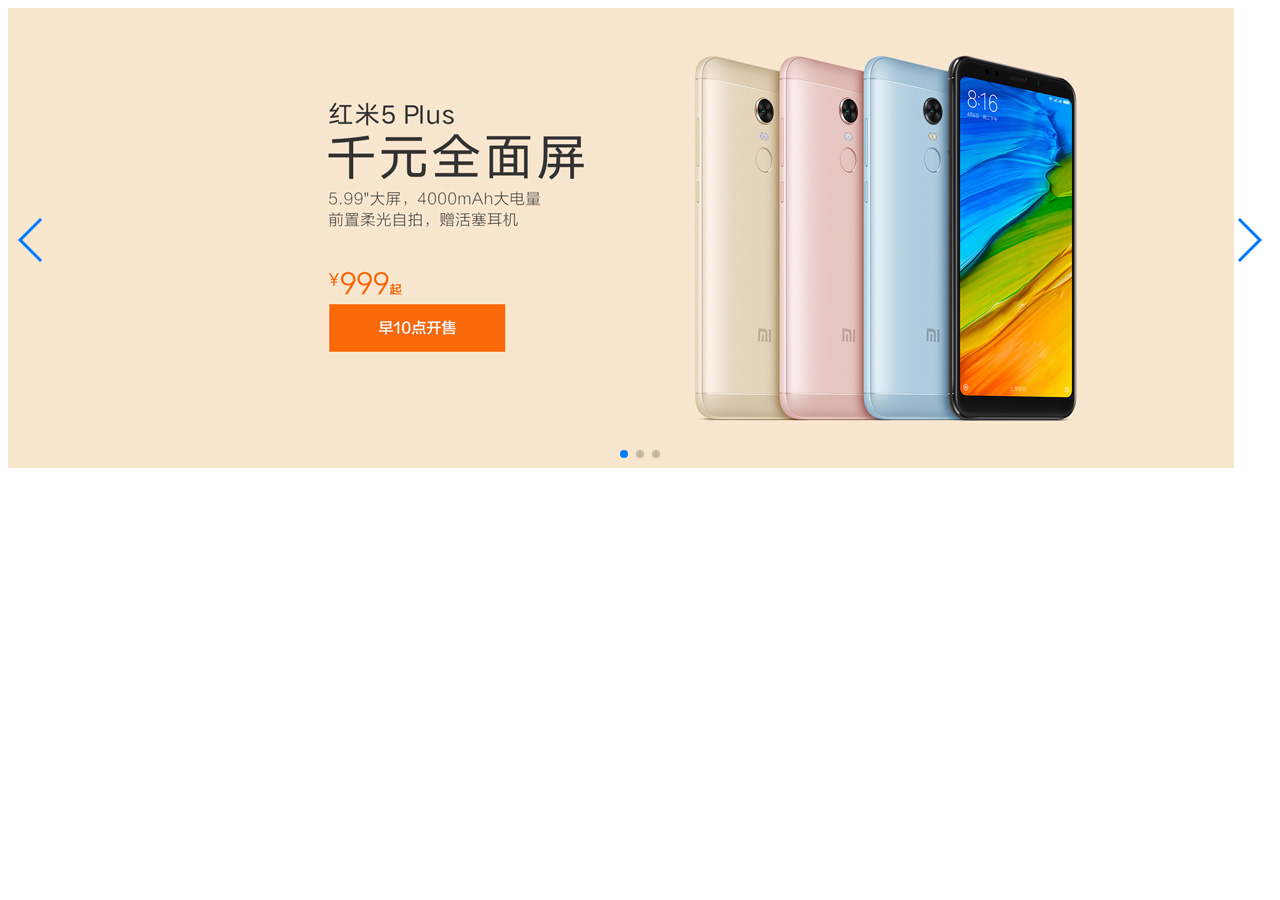
<file: demo.html>
<!DOCTYPE html>
<html lang="en">
<head>
	<meta charset="UTF-8">
	<title>Document</title>
	<link rel="stylesheet" href="css/swiper.min.css">
</head>
<body>
	<div class="swiper-container">
	    <div class="swiper-wrapper">
	        <div class="swiper-slide"><img src="img/b1.jpg" alt=""></div>
	        <div class="swiper-slide"><img src="img/b2.jpg" alt=""></div>
	        <div class="swiper-slide"><img src="img/b3.jpg" alt=""></div>
	    </div>
	    <!-- 如果需要分页器 -->
	    <div class="swiper-pagination"></div>
	    
	    <!-- 如果需要导航按钮 -->
	    <div class="swiper-button-prev"></div>
	    <div class="swiper-button-next"></div>
	    
	</div>
</body>
</html>
<script src="js/jquery.js"></script>
<script src="js/swiper.min.js"></script>
<script>        
  var mySwiper = new Swiper ('.swiper-container', {
    loop: true,
    autoplay: true,
    effect : 'fade',
    
    // 如果需要分页器
    pagination: {
      el: '.swiper-pagination',
    },
    
    // 如果需要前进后退按钮
    navigation: {
      nextEl: '.swiper-button-next',
      prevEl: '.swiper-button-prev',
    },
    

  })        
  </script>
</file>
<file: css/base.css>
*{
	margin: 0;
/* 	(body=8px) */	
	
	padding: 0;/* 列表;button */
	border: 0;
	text-decoration: none;/* a */
	
	outline: none;/* button */

	list-style: none;/* 列表 */

}
img{
	width: 100%;
	height: 100%;
}
body{

-moz-user-select: none; /*火狐*/

-webkit-user-select: none; /*webkit浏览器*/

-ms-user-select: none; /*IE10*/

-khtml-user-select: none; /*早期浏览器*/

user-select: none;

}
</file>
<file: css/index.css>
@font-face {
  font-family: 'iconfont';  /* project id 507233 */
  src: url('https://at.alicdn.com/t/font_507233_q1feys807ivsra4i.eot');
  src: url('https://at.alicdn.com/t/font_507233_q1feys807ivsra4i.eot?#iefix') format('embedded-opentype'),
  url('https://at.alicdn.com/t/font_507233_q1feys807ivsra4i.woff') format('woff'),
  url('https://at.alicdn.com/t/font_507233_q1feys807ivsra4i.ttf') format('truetype'),
  url('https://at.alicdn.com/t/font_507233_q1feys807ivsra4i.svg#iconfont') format('svg');
}
/* 头部开始 */
.head{
	width: 100%;
	height: 40px;
	background-color: rgba(0, 0, 0, .8);
	border-bottom: 1px solid #ccc;
}
.head-neikuan{
	width: 1226px;
	height: 100%;
	/* background: pink; */
	margin: 0 auto;
}
.head-left{
	/* background: skyblue; */
	float: left;
	overflow: hidden;
}
.head-wenzi{
	font-size: 12px;
	color: #b0b0b0;
	line-height: 40px;
	float: left;
	margin-right: 16px;
}
.head-wenzi:hover{
	color: #fff;
}

.head-right{
	/* background: black; */
	float: right;
}
.car{
	width: 120px;
	height: 40px;
	background: rgba(255, 255, 255, .1);
	float: left;
	line-height: 40px;
	text-align: center;
}
.car .head-car{
	color: #b0b0b0;
	font-size: 12px;
	
}
.car:hover{
	background: #fff;
}
.car:hover .head-car{
	color: orange;
}

.icon-cart:before{
	margin-right: 5px;
}
/* 头部结束 */
/* 导航开始 */
.nav{
	width: 1226px;
	height: 100px;
	/* background: pink; */
	margin: 0 auto;
	overflow: hidden
}
.nav-left{
	width: 55px;
	height: 55px;
	background: orange;
	margin-top: 22.5px;
	float: left;
}
.nav-center{
	float: left;
	/* background: red; */
	margin-left: 180px;
	line-height: 100px;
}
.nav-wenzi{
	padding: 7px;
	font-weight: 300;
	cursor: pointer;

}
.nav-wenzi span{
	padding: 10px;
	font-weight: 300;
	color: orange;
}

.nav-right{
	width: 297px;
	height: 50px;
	margin-top: 25px;
	float: right;
	/* background: pink; */
	border: 0px solid #e0e0e0;

}
.nav-right:hover input{
	border-color: #b0b0b0;
}
.nav-search{
	width: 245px;
	height: 50px;
	background: red;
	float: left;

}
.nav-search input{
	width: 100%;
	height: 100%;
	background: white;
	box-sizing: border-box;
	/* 浏览器会自动解析padding/border到盒子大小中 */
	border: 1px solid #e0e0e0;
	padding: 0 10px;
}
.nav-btn{
	width: 52px;
	height: 50px;
	background: yellowgreen;
	float: left;
}
.nav-btn input{
	width: 100%;
	height: 100%;
	box-sizing: border-box;
	border: 1px solid #e0e0e0;
	background: #fff;
	border-left: 0px;
	font-size: 20px;
	color: #616161;
	font-weight: 900;
}
.nav-btn input:hover{
	background: orange;
	color: #fff;
}
/* 导航结束 */

/* 单品开始 */
.danpin{
	width: 1226px;
	height: 438px;
	/* background: pink; */
	margin: 0 auto;
}

.danpin-top{
	width: 100%;
	height: 58px;
	/* background: yellow; */
	line-height: 58px;
	color: #333;
}
.danpin-title{
	font-size: 22px;
	font-weight: 200;
	float: left;
}
.danpin-jiantou{
	width: 72px;
	height: 25px;
	/* background: red; */
	float: right;
	margin-top: 16.5px;

}
.danpin-jiantou button{
	width: 34px;
	height: 23px;
	border: 1px solid #ccc;
	background: #fff;
	float: left;
	box-sizing: content-box;
	cursor: pointer;
}

.danpin-bottom{
	width: 100%;
	height: 380px;
	/* background: red; */
}

.danpin-item{
	width: 234px;
	height: 340px;
	border-top: 1px solid #2196f3 ;
	background: #fafafa;
	text-align: center;
	float: left;
	margin-right: 14px;
}
.danpin-item:nth-child(1){
	border-top: 1px solid orange;	
}
.danpin-item:nth-child(2){
	border-top: 1px solid #008000;	
}
.danpin-item:nth-child(4){
	border-top: 1px solid red;	
}

.danpin-item:nth-child(5){
	margin-right: 0px;
	border-top: 1px solid #00c0a5;
	
}

.danpin-item1{
	width: 160px;
	height: 166px;
	/* background: yellowgreen; */
	margin: 0 auto;
	margin-top: 39px;
	cursor: pointer;
}
.danpin-item2{
	display: block;
	margin-top: 45px;
	font-size: 14px;
	font-weight: 400;
	color: #212121;
}
.danpin-item3{
	display: block;
	margin-top: 5px;
	font-size: 12px;
	color: #b0b0b0;
}
.danpin-item4{
	display: block;
	margin-top: 10px;
	font-size: 13px;
	color: orange;
}

/* 单品结束 */

.bannerList{
	width: 1226px;
	height: 170px;
	/* background: red; */
	margin: 0 auto;
	margin-top: 14px;
}
.bannerList li{
	width: 316px;
	height: 100%;
	background: #5f5750;
	float: left;
}
.bannerList li:hover{
	box-shadow: 0 15px 30px 0px rgba(0, 0, 0, .1);
}
.bannerList li:nth-child(1):hover{
	box-shadow: none;
}
.bannerList li:nth-child(1){
	width: 228px;
	height: 164px;
	padding: 3px;
}
.bannerList li:nth-child(2){
	margin-left: 14px;
}
.bannerList li:nth-child(3){
	margin-left: 15px;
}
.bannerList li:nth-child(4){
	margin-left: 15px;
}
.banner-icon{
	width: 76px;
	height: 64px;
	/* background: pink; */
	padding-top: 18px;
	float: left;
	/* border: 0.5px solid #665e57; */
}

.banner-icon .banner-shouji{
	font-size: 24px;
	font-weight: bolder;
	color: rgba(255, 255, 255, 0.7);
	display: block;
	text-align: center;
}
.banner-icon a:hover span{
	color: #fff;
}

.banner-icon .banner-shouji1{
	font-size: 14px;
	/* font-weight: bolder; */
	color: rgba(255, 255, 255, 0.7);
	display: block;
	text-align: center;
}
#box{
	width: 100%;
	background: #f5f5f5;
	padding-top: 60px;
}
.jiadian{
	width: 1226px;
	height: 686px;
	/* background: #ede5da; */
	margin: 0 auto;
}
.jiadian-top{
	width: 100%;
	height: 58px;
	/* background: #c6c6c6; */
}
.jiadian-top h2{
	line-height: 58px;
	font-size: 22px;
	font-weight: 200;
	color: #333;
	/* font-style: '苹方'; */
	float: left;
}
.jiadian-select{
	/* background: #DBCEC5; */
	margin-top: 16px;
	float: right;
	color: #424242;

}
.jiadian-select span{
	float: left;
	margin-left: 30px;
}
.jiadian-select .jiadian-select-active{
	border-bottom: 2px solid orange;
	color: orange;
	cursor: pointer;
	padding-bottom: 3px;

}
.jiaidan-select-hover1:hover{
	border-bottom: 2px solid orange;
	color: orange;
	cursor: pointer;
	padding-bottom: 3px;

}
.jiadian-bottom{
	width: 1226px;
	height: 628px;
	/* background: red; */
	margin: 0 auto;
}
.jiadian-left{
	width: 234px;
	height: 614px;
	/* background: yellowgreen; */
	float: left;
	transition: all .2s linear;
}
.jiadian-left,.jiadian-item,
.jiadian-item-s,.tuijian-item,
.reping-item,.neirong-item,
.shipin-item{
	transition: all .1s linear;
}

.jiadian-left:hover,.jiadian-item:hover,
.jiadian-item-s:hover,.tuijian-item:hover,
.reping-item:hover,.neirong-item:hover,
.shipin-item:hover{
	box-shadow: 0 15px 30px 0 rgba(0, 0, 0, .1);
	transform: translateY(-5px);
}
.jiadian-item-tan{
	width: 100%;
	height: 80px;
	background: #ff6700;
	position: absolute;
	left: 0;
	bottom: -80px;
	text-align: center;	
	color: #fff;
	transition: all .2s linear;
	font-size: 14px;
}
.jiadian-huifu{
	display: block;
	margin-top: 10px;
}
.jiadian-huifu1{
	font-size: 12px;
	color: rgba(255,255,255,0.6);
}
.jiadian-huifu2 .jiadian-huifu1{
	text-align: left;	
}
.jiadian-item:hover .jiadian-item-tan{
	bottom: 0;
}

.jiadian-right{
	width: 992px;
	height: 614px;
	/* background: blue; */
	float: left;
}
.jiadian-item{
	width: 234px;
	height: 266px;
	background: white;	
	margin-left: 14px;
	padding-top: 34px;
	float: left;
	margin-bottom: 14px;
	position: relative;
	overflow: hidden;
}
.jiadian-item1{
	display: block;
	width: 150px;
	height: 156px;
	/* background: pink; */
	margin: 0 auto;
}
.jiadian-item2{
	display: block;
	text-align: center;
	margin-top: 18px;
	color: #333;
	font-size: 14px;
	font-weight: 400;
}
.jiadian-item3{
	text-align: center;
	font-size: 12px;
	color: #b0b0b0;
}
.jiadian-item4{
	display: block;
	text-align: center;
	color: orange;
	font-size: 14px;
	margin-top: 10px;
}
.jiadian-item-s{
	width: 234px;
	height: 143px;
	background: white;
	margin-left: 14px;
	margin-bottom: 14px;
	float: left;

}
.jiadian-wenzi{
	float: left;
	margin-left: 30px;
	margin-top: 25px;
	
}
.jiadian-wenzi .jiadian-item4{
	text-align: left;
}
.jiadian-img{
	width: 80px;
	height: 80px;
	float: left;
	margin-left: 30px;
	margin-top: 30px;
	background: red;
}
.zhineng .jiadian-item:nth-child(1){
	margin-left: 0px;
}
.zhineng .jiadian-item:nth-child(6){
	margin-left: 0px;
}
.jiadian-item5{
	font-size: 18px;
	margin-top: 25px;
}
.jiadian-item6{
	text-align: center;
	font-size: 12px;
	color: #b0b0b0;
}
.jiadian-icon{
	width: 52px;
	height: 52px;
	/* background: red; */
	margin-top: 45px;
	margin-right: 35px;
	float: right; 
}
.jiadian-icon .jiadian-jiantou{
	font-size: 48px;
	font-weight: bolder;
	color: #FF6700;
	display: block;
	text-align: center;
}
.zhineng .jiadian-bottom li:nth-child(1){
	padding-top: 0px;
	height: 300px;
}
.zhineng .jiadian-bottom li:nth-child(6){
	padding-top: 0px;
	height: 300px;
}
.box .danpin .tuijian{
	height: 380px;
}
.zhineng .tuijian-bottom{
	height: 320px;
}
.tuijian-bottom .tuijian-item{
	height: 300px;
	border: 0;
}
.tuijian-bottom .tuijian-item1{
	height: 140px;
	width: 140px;
}
.tuijian-bottom .tuijian-item2{
	display: block;
    margin-top: 20px;
    font-size: 14px;
    font-weight: 400;
    color: #212121;
}

.tuijian-bottom .tuijian-item3{
    display: block;
    margin-top: 10px;
    font-size: 14px;
    color: #757575;
}

.tuijian{
	width: 1226px;
    height: 380px;
    /* background: pink; */
    margin: 0 auto;
}
.reping{
	width: 1226px;
	height: 473px;
	/* background: yellowgreen; */
	margin: 0 auto;
}
.reping-top{
	width: 100%;
	height: 58px;
	/* background: skyblue; */
	margin: 0 auto;
}
.reping-title{
	font-weight: 100 ;
	font-size: 22px;
	line-height: 58px;
}
.reping-item{
	width: 296px;
	height: 415px;
	background: white;
	margin-bottom: 14px;
	float: left;
}
.reping-item1{
	margin-left: 14px;
}
.reping-img{
	width: 296px;
	height: 220px;
	/* background: yellow; */
	margin-bottom: 28px;
}
.reping-pinglun{
	width: 240px;
	height: 96px;
	margin: 0 auto;
	/* margin-bottom: 22px; */
	font-size: 14px;
	font-weight: 400;
	line-height: 24px;
	color: #333;
}
.reping-zuozhe{
	margin-left: 28px;
	font-size: 12px;
	font-weight: 400;
	color: #b0b0b0;
	margin-bottom: 8px;
}
.reping-wupin{
	margin-left: 28px;
	font-size: 14px;
	font-weight: 400;
	float: left;
}
.reping-mingzi{
	float: left; 
	margin-right: 10px;
	color: #333;
}
.reping-tiao{
	margin-right: 10px;
	float: left;
	color: #e0e0e0;
}
.reping-jiage{
	float: left;
	margin-right: 10px;
	color: orange;
	font-size: 14px;
}
.reping-pinglun1{
	color: #333;
}
.neirong{
	width: 1226px;
	height: 473px;
	/* background: yellowgreen; */
	margin: 0 auto;
	margin-top: 22px;
}

.neirong-bottom{
	width: 1226px;
	height: 420px;
	/* background: yellow; */
	margin: 0 auto;
}
.neirong-top{
	width: 100%;
	height: 58px;
	line-height: 58px;
	/* background: skyblue; */
	margin: 0 auto;
}
.neirong-title{
	font-weight: 100 ;
	font-size: 22px;
}
.neirong .neirong-item{
	width: 296px;
	height: 374px;
	background: #fff;
	border-top: 1px solid orange;
	padding-top: 40px;
	text-align: center;
	margin-bottom: 14px;
	float: left;
	position: relative;
}

.neirong .swiper-wrapper{
	height: auto;
}

.neirong .neirong-jiantou{
	background-image: none;
	width: 20px;
	height: 48px;
	/* background: red; */
	position: absolute;
	z-index: 998;
	right: 0;
	top: 0;
	bottom: 0;
	margin:auto;
	cursor: pointer;
	line-height: 48px;
	color: #fff;
}
.neirong .neirong-jiantou1{
	background-image: none;
	width: 20px;
	height: 48px;
	/* background: blue; */
	position: absolute;
	z-index: 999;
	top: 0;
	bottom: 0;
	margin:auto;
	cursor: pointer;
	left: 0;
	line-height: 48px;
	color: #fff;
}

.neirong-left{
	font-size: 20px;
	line-height: 48px;
	color: #fff;
}
.neirong-right{
	font-size: 20px;
	line-height: 48px;
	color: #fff;
}
.neirong-item:hover .neirong-jiantou1,.neirong-item:hover .neirong-jiantou{
	background: rgba(0, 0, 0, .1);
	border-radius: 1px;
}
.neirong-item .neirong-jiantou1:hover,.neirong-item .neirong-jiantou:hover{
	background: rgba(0, 0, 0, .3);
}
.neirong-wenzi{
	font-size: 16px;
	font-weight: 400;
	color: orange;
	margin-bottom: 18px;
}
.neirong-mingzi{
	color: #333;
	font-size: 22px;
	font-weight: 300;
}
.neirong-kuang{
	width: 192px;
	height: 45px;
	overflow: hidden;
	/* background: red; */
	margin: 0 auto;
	margin-top: 5px;
}
.neirong-mingzi1{
	color: #333;
	font-size: 12px;
	font-weight: 300;
	color: #b0b0b0;
}
.neirong-mingzi2{
	display: block;
	margin-top: 10px;
	font-size: 14px;
	color: #333;
}
.neirong-img{
	width: 216px;
	height: 154px;
	/* background: red; */
	margin: 0 auto;
	margin-top: 15px;
}
.neirong .neirong-dian{
	width: 52px;
	height: 30px;
	/* background: seagreen; */
	margin-bottom: 10px!important;
	display: block;
	margin: 0 auto;
}

.neirong .swiper-pagination-bullet{
	width: 6px;
	height: 6px;
	border: 2px solid #fff;
	background-color: #b0b0b0;
	border-radius: 50%;
	
}
.neirong .swiper-pagination-bullet-active{
	border: 2px solid orange;
	background: white;
	margin-top: 5px;
}
.neirong .swiper-pagination-bullet:hover{
	color: orange;
	cursor: pointer;
}
.neirong-bottom .neirong-item2{
	margin-left: 14px;
	float: left;
}
.neirong-bottom .neirong-item3{
	border-top: 1px solid #D5DA80;
}
.neirong-bottom .neirong-item4{
	border-top: 1px solid #E95A57;
}
.neirong-bottom .neirong-item5{
	border-top: 1px solid #2196F3;
}
.shipin{
	width: 1226px;
	height: 343px;
	/* background: yellowgreen; */
	margin: 0 auto;
	margin-top: 22px;
}
.shipin-top {
    width: 100%;
    height: 58px;
    /* background: red; */
}
.shipin-title {
    font-weight: 100;
    font-size: 22px;
    line-height: 58px;
}
.shipin-bottom {
    width: 100%;
    height: 285px;
    /* background: red; */
}
.shipin-item {
    width: 296px;
    height: 285px;
    background: white;
	float: left;
	margin-bottom: 14px;
}
.shipin-item1{
	margin-left: 14px;
}
.shipin-img{
	width: 296px;
	height: 180px;
	background: blue;
	position: relative;
}
.shipin-mingzi{
	display: block;
	font-size: 14px;
	color: #333;
	margin-top: 30px;
	text-align: center; 
}
.shipin-miaoshu{
	display: block;
	font-size: 12px;
	color: #b0b0b0;
	margin-top: 10px;
	text-align: center; 
	font-weight: 500;
}
.shipin-img .shipin-bofang {
    font-size: 37px;
    /* font-weight: bolder; */
    color: #fff;
    display: block;
	position: absolute;
	left: 20px;
	bottom: 5px;
}

.shipin-img:hover a{
	color: orange;
}
.banner{
	width: 1226px;
	height: 460px;
	background: red;
	margin: 0 auto;
	position: relative;
}
.banner-img{
	width: 100%;
	height: 100%;
	cursor: pointer;
	/* background: pink; */
}
.banner-item{
	width: 100%;
	height: 100%;
	/* background: pink; */
	position: absolute;
	left: 0;
	top: 0;
}
.banner-item:nth-child(1){
	z-index: 998;
}
.banner-nav{
	width: 234px;
	height: 420px;
	/* background: pink; */
	position: absolute;
	left: 0;
	top: 0;
	z-index: 999;
	padding:20px 0;
	background: rgba(0, 0, 0, .6)
}
.banner-nav li:hover{
	background: #ff6700;
}

.banner-nav li{
	font-size: 14px;
	width: 100%;
	height: 42px;
	/* background: yellowgreen; */

	line-height: 42px;
}
.banner-nav li a{
	width: 184px;
	height: 42px;
	/* background: yellowgreen; */
	display: block;
	padding: 0 25px;
	color: #fff;
}
.banner-nav-jiantou{
	float: right;
}
.nav-wenzi:hover{
	color: orange;
}

.banner .banner-dian{
	width: 140px!important;
	height: 20px;
	position: absolute;
	right: 20px;
	bottom: 20px!important;
	/* background: seagreen; */
	left: auto!important;
}
.banner .swiper-pagination-bullet{
	width: 6px;
	height: 6px;
	border: 2px solid rgba(255,255,255, .3);
	background-color: rgba(0, 0, 0, 1);
	border-radius: 50%;
	margin-right: 10px;
	float: left;
	margin-top: 15px;
}
.banner .swiper-pagination-bullet-active{
	border: 2px solid rgba(0, 0, 0, .4);
	background: rgba(255, 255, 255, .8);
	cursor: pointer;
}
.banner .banner-right{
	width: 41px;
	height: 69px;
	/* background: blue; */
	position: absolute;
	right: 0;
	z-index: 999;
	top: 0;
	bottom: 0;
	margin: auto;
	background-image: none;
	font-size: 40px;
	line-height: 69px;
	color: #757575;
	cursor: pointer;
}
.banner .banner-right:hover{
	background: rgba(0, 0, 0, .4);
	border-radius: 2px;
	cursor: pointer;
	color: #fff;
}

.banner .banner-left{
	width: 41px;
	height: 69px;
	/* background: blue; */
	position: absolute;
	left: 234px;
	z-index: 999;
	top: 0;
	bottom: 0;
	margin: auto;
	background-image: none;
	font-size: 40px;
	line-height: 69px;
	color: #757575;
	cursor: pointer;
}
.banner .banner-left:hover{
	background: rgba(0, 0, 0, .4);
	border-radius: 2px;
	cursor: pointer;
	color: #fff;
}





.jiadian-dazhe{
	width: 64px;
	height: 20px;
	background: #E53935;
	position: absolute;
	margin-left: 85px;
	margin-top: -34px;
	font-size: 12px;
	color: #fff;
	text-align: center;
	line-height: 20px;
}
.jiadian-dazhe1{
	width: 64px;
	height: 20px;
	background: #FFAC13;
	position: absolute;
	margin-left: 85px;
	margin-top: -34px;
	font-size: 12px;
	color: #fff;
	text-align: center;
	line-height: 20px;
}
.jiadian-dazhe2{
	width: 64px;
	height: 20px;
	background: #83C44E;
	position: absolute;
	margin-left: 85px;
	margin-top: -34px;
	font-size: 12px;
	color: #fff;
	text-align: center;
	line-height: 20px;
}

.jiadian-dazhe3{
	width: 64px;
	height: 20px;
	background: #E53935;
	position: absolute;
	margin-left: 85px;
	margin-top: -34px;
	font-size: 12px;
	color: #fff;
	text-align: center;
	line-height: 20px;
}




/* foot开始 */
.foot{
	width: 100%;
	height: 272px;
	background-color: #fff;
	margin-top: 62px;
}
.foot-top{
	width: 1226px;
	height: 26px;
	background-color: #fff;
	margin: 0 auto;
	border-bottom: 1px solid #e0e0e0;
	padding-top: 27px;
	padding-bottom: 27px;

}
.foot-top-item{
	width: 1226px;
	height: 25px;
}
.foot-top-item1{
	width: 242px;
	height: 24px;
	float: left;
}
.foot-top-item2{
	display: block;
	width: 200px;
	height: 24px;
	margin: 0 auto;
}
.foot-top .foot-weixiu{
	font-size: 26px;
	font-weight: 400;
	color: rgba(255, 255, 255, 0.7);
	display: block;
	float: left;
	color: #616161;
	margin-right: 6px;
}
.foot-weixiuwenzi{
	font-size:16px;
	color: rgba(255, 255, 255, 0.7);
	display: block;
	float: left;
	color: #616161;
}
.foot-bottom{
	width: 1226px;
	height: 112px;
	margin: 0 auto;
	padding: 40px 0;
}
.foot-bottom-item{
	width: 160px;
	height: 112px;
	float: left;
}
.foot-bottom-item1{
	margin-bottom: 26px;
	font-size: 14px;
    color: #424242;
    display: block;
}
.foot-bottom-item2{
	color: #757575;
	font-size: 12px;
	display: block;
	margin-top: 10px;
} 
.foot-bottom-right{
	width: 252px;
	height: 112px;
	float: right;
	text-align: center;
}   
.foot-dianhua{
	margin: 0 0 5px;
    font-size: 22px;
    color: #ff6700;
}
.foot-shijian{
	margin: 0 0 2px;
    font-size: 12px;
    color: #616161;
    display: block;
}
.foot-shihuafei{
    font-size: 12px;
    color: #616161;
    display: block;
    margin: 0 0 16px;
}
.foot-kefu{
	padding-left: 15px;
   	border: 1px solid #ff6700;
   	width: 120px;
   	height: 30px;
   	display: block;
   	width: 118px;
   	height: 28px;
   	margin: 0 auto;
   	text-align: center;
}
.foot-kefu .foot-bottom-xiaoxi1{
	font-size: 12px;
	color: #ff6700;
	float: left;
	line-height: 30px;
	margin-left: 10px;
}
.foot-bottom-xiaoxi{
	font-size: 12px;
	color: #ff6700;
	float: left;
	line-height: 28px;
	margin-left: 5px ;
}
.zuixiamian{
	width: 100%;
	height: 106px;
	background-color: #fafafa;
}
.zuixiamian-neikuan{
	width: 1226px;
	height: 106px;
	margin: 0 auto;
	padding: 30px 0;
}
.zuixiamian-left{
	width: 641px;
	height: 57px;
	float: left;
}
.left-logo{
	width: 57px;
	height: 57px;
	background-color: orange;
	margin-right: 10px;
	float: left;
}
.zuixiamian-yinsi{
	width: 574px;
	height: 57px;
	float: right;
}
.bottom-lianjietop{
	width: 574px;
	height: 18px;
}
.bottom-lianjietop1{
	font-size: 12px;
	color: #757575;
}
.beian{
	color: #b0b0b0;
	font-size: 12px;
	width: 574px;
	height: 35px;
	display: block;
}
.zuixiamian-right{
	width: 500px;
	height: 57px;
	float: right;
}
.tupian1{
	width: 83px;
	height: 28px;
	margin-top: 14.5px;
	float: left;
	margin-right: 10px;
}
/* foot结束 */
</file>
<file: css/iconfont.css>
@font-face {font-family: "iconfont";
  src: url('iconfont.eot?t=1513486998891'); /* IE9*/
  src: url('iconfont.eot?t=1513486998891#iefix') format('embedded-opentype'), /* IE6-IE8 */
  url('[data-uri]') format('woff'),
  url('iconfont.ttf?t=1513486998891') format('truetype'), /* chrome, firefox, opera, Safari, Android, iOS 4.2+*/
  url('iconfont.svg?t=1513486998891#iconfont') format('svg'); /* iOS 4.1- */
}

.iconfont {
  font-family:"iconfont" !important;
  font-size:16px;
  font-style:normal;
  -webkit-font-smoothing: antialiased;
  -moz-osx-font-smoothing: grayscale;
}

.icon-youjiantou:before { content: "\e607"; }

.icon-icon3:before { content: "\e604"; }

.icon-jiantou1:before { content: "\e61b"; }

.icon-buchongiconsvg05:before { content: "\e65f"; }

.icon-15tianmianfeihuanhuo24px:before { content: "\e605"; }

.icon-jiantou-copy-copy:before { content: "\e679"; }

.icon-liwu:before { content: "\e637"; }

.icon-jiantou:before { content: "\e655"; }

.icon-banshou:before { content: "\e659"; }

.icon-zuoyoujiantou:before { content: "\e624"; }

.icon-zuoyoujiantou2:before { content: "\e608"; }

.icon-sousuoanniu:before { content: "\e64f"; }

.icon-bofang:before { content: "\e627"; }

.icon-weizhi:before { content: "\e7e9"; }

.icon-jiantou-top-copy-copy:before { content: "\e603"; }

.icon-cart:before { content: "\e600"; }

.icon-yiyuan:before { content: "\e60d"; }

.icon-yijiuhuanxin:before { content: "\e60f"; }

.icon-huafeichongzhi:before { content: "\e610"; }

.icon-shipinbofang:before { content: "\e616"; }

.icon-SIMqia:before { content: "\e6b9"; }

.icon-chakangengduo:before { content: "\e623"; }

.icon-xuangoushouji:before { content: "\e602"; }

.icon-fma:before { content: "\e606"; }

.icon-sevenday:before { content: "\e601"; }

.icon-bofang1:before { content: "\e646"; }


.icon-xinxi:before { content: "\e61c"; }
</file>
